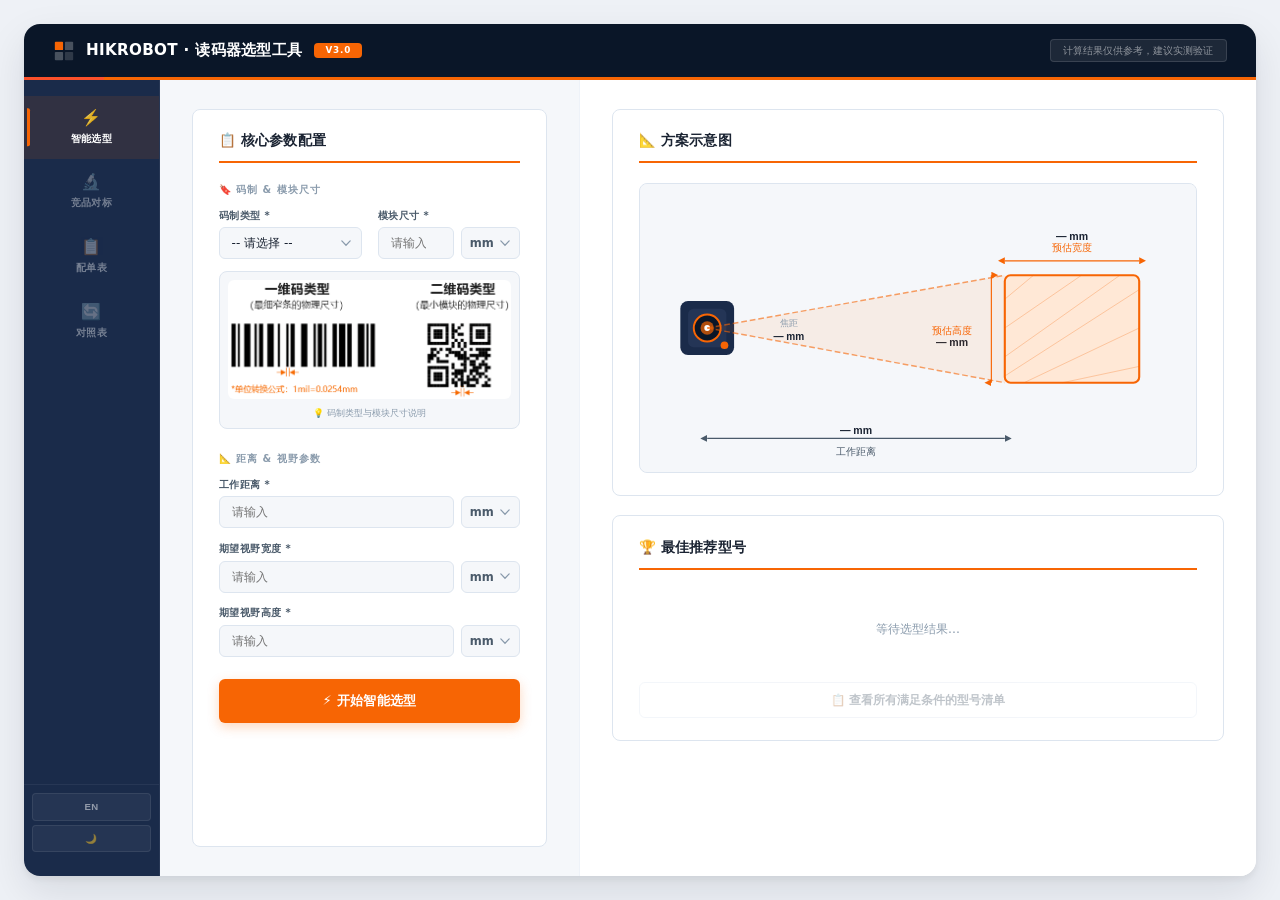
<file: index.html>
<!DOCTYPE html>
<html lang="zh-CN">
<head>
  <meta charset="UTF-8">
  <meta name="viewport" content="width=device-width, initial-scale=1.0, maximum-scale=1.0, user-scalable=no">
  <title data-i18n="title">海康机器人 · 读码器选型工具</title>
  <link rel="stylesheet" href="css/style.css?v=3">
  <link rel="preload" href="js/data/product_db.js" as="script">
  <link rel="preload" href="js/data/peidan.js" as="script">
</head>
<body>
<div class="app-window">

  <!-- TITLEBAR -->
  <div class="titlebar">
    <div class="logo-area">
      <h1>
        <svg width="22" height="22" viewBox="0 0 24 24" fill="none" style="flex-shrink:0">
          <rect x="2" y="2" width="9" height="9" rx="1" fill="#f76504"/>
          <rect x="13" y="2" width="9" height="9" rx="1" fill="rgba(255,255,255,0.25)"/>
          <rect x="2" y="13" width="9" height="9" rx="1" fill="rgba(255,255,255,0.25)"/>
          <rect x="13" y="13" width="9" height="9" rx="1" fill="rgba(255,255,255,0.15)"/>
        </svg>
        HIKROBOT · 读码器选型工具
        <span class="badge">V3.0</span>
      </h1>
    </div>
    <div class="titlebar-actions">
      <button class="titlebar-btn" id="langBtnMobile" onclick="toggleLang()" data-i18n="langBtn">EN</button>
      <button class="titlebar-btn" id="themeBtnMobile" onclick="toggleTheme()">🌙</button>
    </div>
    <div class="status-badge" data-i18n="status">计算结果仅供参考，建议实测验证</div>
  </div>

  <!-- BODY -->
  <div class="app-body">

    <!-- NAV SIDEBAR -->
    <nav class="nav-tabs" role="tablist">
      <button class="nav-tab active" data-page="page-selection" role="tab">
        <span class="nav-tab-icon">⚡</span><span data-i18n="tab1">智能选型</span>
      </button>
      <button class="nav-tab" data-page="page-competitor" role="tab">
        <span class="nav-tab-icon">🔬</span><span data-i18n="tab2">竞品对标</span>
      </button>
      <button class="nav-tab" data-page="page-bom" role="tab">
        <span class="nav-tab-icon">📋</span><span data-i18n="tab3">配单表</span>
      </button>
      <button class="nav-tab" data-page="page-mapping" role="tab">
        <span class="nav-tab-icon">🔄</span><span data-i18n="tab4">对照表</span>
      </button>
      <div class="nav-footer">
        <button class="nav-footer-btn" id="langBtn" onclick="toggleLang()" data-i18n="langBtn">EN</button>
        <button class="nav-footer-btn" id="themeBtn" onclick="toggleTheme()">🌙</button>
      </div>
    </nav>

    <!-- PAGE: 智能选型 -->
    <div class="page active" id="page-selection">
      <div class="main-content">
        <div class="left-panel">
          <div class="card">
            <div class="card-header" data-i18n="card1">📋 核心参数配置</div>
            
            <div class="form-section">
              <div class="form-section-title" data-i18n="sec1">🔖 码制 &amp; 模块尺寸</div>
              <div class="compact-grid">
                <div>
                  <label data-i18n="codeType">码制类型 *</label>
                  <select id="codeType">
                    <option value="" data-i18n="codeTypePh">-- 请选择 --</option>
                    <option value="QR" data-i18n="codeType2D">二维码 (2D)</option>
                    <option value="Code39" data-i18n="codeType1D">一维码 (1D)</option>
                  </select>
                </div>
                <div>
                  <label data-i18n="moduleSize">模块尺寸 *</label>
                  <div class="input-row">
                    <input type="number" id="moduleSize" value="" data-i18n-ph="placeholder" placeholder="请输入">
                    <select id="moduleUnit"><option value="mil">mil</option><option value="mm" selected>mm</option></select>
                  </div>
                </div>
              </div>
              <div class="code-img-container">
                <img src="code-type-desc.png" data-dark-src="code-type-desc-dark.png" alt="码制类型与模块尺寸说明" data-i18n-alt="imgCaption" class="code-type-img" loading="lazy" decoding="async" onerror="this.src='data:image/svg+xml,%3Csvg xmlns=%22http://www.w3.org/2000/svg%22 width=%22400%22 height=%22120%22%3E%3Crect width=%22400%22 height=%22120%22 fill=%22%23fef3e8%22 rx=%2212%22/%3E%3Ctext x=%2250%%22 y=%2250%%22 text-anchor=%22middle%22 dominant-baseline=%22middle%22 fill=%22%23f76504%22 font-size=%2214%22%3E📖 码制示意：QR / Code39%3C/text%3E%3C/svg%3E';">
                <div class="img-caption" data-i18n="imgCaption">💡 码制类型与模块尺寸说明</div>
              </div>
            </div>

            <div class="form-section">
              <div class="form-section-title" data-i18n="sec2">📐 距离 &amp; 视野参数</div>
              <div class="compact-grid compact-grid-1">
                <div>
                  <label data-i18n="workDist">工作距离 *</label>
                  <div class="input-row">
                    <input type="number" id="workingDistance" value="" data-i18n-ph="placeholder" placeholder="请输入">
                    <select id="distanceUnit"><option value="mm" selected>mm</option><option value="cm">cm</option></select>
                  </div>
                </div>
                <div>
                  <label data-i18n="fovW">期望视野宽度 *</label>
                  <div class="input-row">
                    <input type="number" id="fovWidth" value="" data-i18n-ph="placeholder" placeholder="请输入">
                    <select id="fovUnit"><option value="mm" selected>mm</option><option value="cm">cm</option></select>
                  </div>
                </div>
                <div>
                  <label data-i18n="fovH">期望视野高度 *</label>
                  <div class="input-row">
                    <input type="number" id="fovHeight" value="" data-i18n-ph="placeholder" placeholder="请输入">
                    <select id="fovHeightUnit"><option value="mm" selected>mm</option><option value="cm">cm</option></select>
                  </div>
                </div>
              </div>
            </div>

            <button class="btn-primary" id="runBtn" data-i18n="runBtn">⚡ 开始智能选型</button>
          </div>
        </div>

        <div class="right-panel">
          <div class="card">
            <div class="card-header" data-i18n="card2">📐 方案示意图</div>
            <div id="calcContent">
              <div class="schematic-wrap">
                <svg id="schematicSvg" viewBox="0 0 580 300" xmlns="http://www.w3.org/2000/svg" style="width:100%; display:block; background:#F5F7FA; border-radius:8px;">
                  <rect class="svg-bg" width="580" height="300" fill="#F5F7FA" rx="8"/>
                  <rect class="svg-fov-box" x="380" y="95" width="140" height="112" fill="#FFE8D6" stroke="#f76504" stroke-width="2.2" rx="6"/>
                  <line x1="380" y1="120" x2="410" y2="95"  stroke="#f76504" stroke-width="0.8" opacity="0.35"/>
                  <line x1="380" y1="150" x2="460" y2="95"  stroke="#f76504" stroke-width="0.8" opacity="0.35"/>
                  <line x1="380" y1="180" x2="500" y2="95"  stroke="#f76504" stroke-width="0.8" opacity="0.35"/>
                  <line x1="380" y1="200" x2="520" y2="110" stroke="#f76504" stroke-width="0.8" opacity="0.35"/>
                  <line x1="400" y1="207" x2="520" y2="150" stroke="#f76504" stroke-width="0.8" opacity="0.35"/>
                  <line x1="440" y1="207" x2="520" y2="190" stroke="#f76504" stroke-width="0.8" opacity="0.35"/>
                  <line x1="380" y1="80" x2="520" y2="80" stroke="#f76504" stroke-width="1.2" marker-start="url(#arrowLeftRed)" marker-end="url(#arrowRightRed)"/>
                  <text x="450" y="70" fill="#f76504" font-size="10" font-family="sans-serif" text-anchor="middle" data-i18n="svgEstW">预估宽度</text>
                  <text class="svg-label-value" id="lblFovW" x="450" y="58" fill="#1A2332" font-size="11" font-family="sans-serif" font-weight="bold" text-anchor="middle">— mm</text>
                  <line x1="366" y1="95" x2="366" y2="207" stroke="#f76504" stroke-width="1.2" marker-start="url(#arrowUpRed)" marker-end="url(#arrowDownRed)"/>
                  <text x="325" y="156" fill="#f76504" font-size="10" font-family="sans-serif" text-anchor="middle" data-i18n="svgEstH">预估高度</text>
                  <text class="svg-label-value" id="lblFovH" x="325" y="169" fill="#1A2332" font-size="11" font-family="sans-serif" font-weight="bold" text-anchor="middle">— mm</text>
                  <rect x="42" y="122" width="56" height="56" fill="#1A2B4A" rx="8"/>
                  <rect x="50" y="130" width="40" height="40" fill="#243556" rx="6"/>
                  <circle cx="70" cy="150" r="14" fill="#0A1628" stroke="#f76504" stroke-width="2"/>
                  <circle cx="70" cy="150" r="7" fill="#f76504" opacity="0.7"/>
                  <circle cx="70" cy="150" r="3" fill="#ffffff"/>
                  <circle cx="88" cy="168" r="4" fill="#f76504"/>
                  <polygon points="70,150 380,95 380,207" fill="#f76504" opacity="0.08"/>
                  <line x1="70" y1="150" x2="380" y2="95"  stroke="#f76504" stroke-width="1.5" stroke-dasharray="6,3" opacity="0.6"/>
                  <line x1="70" y1="150" x2="380" y2="207" stroke="#f76504" stroke-width="1.5" stroke-dasharray="6,3" opacity="0.6"/>
                  <line x1="70" y1="265" x2="380" y2="265" stroke="#4A5A6A" stroke-width="1.2" marker-start="url(#arrowLeftGray)" marker-end="url(#arrowRightGray)"/>
                  <text x="225" y="282" fill="#4A5A6A" font-size="10" font-family="sans-serif" text-anchor="middle" data-i18n="svgWd">工作距离</text>
                  <text class="svg-label-value" id="lblWd" x="225" y="260" fill="#1A2332" font-size="11" font-family="sans-serif" font-weight="bold" text-anchor="middle">— mm</text>
                  <text x="155" y="148" fill="#8A9BAC" font-size="9.5" font-family="sans-serif" text-anchor="middle" data-i18n="svgFocal">焦距</text>
                  <text class="svg-label-value" id="lblFocal" x="155" y="162" fill="#1A2332" font-size="10.5" font-family="sans-serif" font-weight="bold" text-anchor="middle">— mm</text>
                  <defs>
                    <marker id="arrowUpRed"    markerWidth="6" markerHeight="6" refX="3" refY="6" orient="auto"><path d="M3,0 L0,6 L6,6 Z" fill="#f76504"/></marker>
                    <marker id="arrowDownRed"  markerWidth="6" markerHeight="6" refX="3" refY="0" orient="auto"><path d="M0,0 L6,0 L3,6 Z" fill="#f76504"/></marker>
                    <marker id="arrowLeftRed"  markerWidth="6" markerHeight="6" refX="6" refY="3" orient="auto"><path d="M6,0 L0,3 L6,6 Z" fill="#f76504"/></marker>
                    <marker id="arrowRightRed" markerWidth="6" markerHeight="6" refX="0" refY="3" orient="auto"><path d="M0,0 L6,3 L0,6 Z" fill="#f76504"/></marker>
                    <marker id="arrowLeftGray"  markerWidth="6" markerHeight="6" refX="6" refY="3" orient="auto"><path d="M6,0 L0,3 L6,6 Z" fill="#4A5A6A"/></marker>
                    <marker id="arrowRightGray" markerWidth="6" markerHeight="6" refX="0" refY="3" orient="auto"><path d="M0,0 L6,3 L0,6 Z" fill="#4A5A6A"/></marker>
                  </defs>
                </svg>
              </div>
            </div>
          </div>

          <div class="card">
            <div class="card-header" data-i18n="card3">🏆 最佳推荐型号</div>
            <div id="top1Content"><div class="empty-state" data-i18n="emptyState">等待选型结果...</div></div>
            <button class="btn-outline" id="showModalBtn" disabled data-i18n="showModal">📋 查看所有满足条件的型号清单</button>
          </div>
        </div>
      </div>
    </div>

    <!-- PAGE: 竞品分析 -->
    <div class="page" id="page-competitor">
      <div class="cp-page">

        <!-- 工具栏 -->
        <div class="cp-toolbar">
          <div class="cp-search-wrap">
            <input type="text" id="cpSearchInput" class="cp-search-input" data-i18n-ph="cpSearch" placeholder="搜索友商型号 / 海康型号，如 SR-1000、ID3013PM…" autocomplete="off">
          </div>
          <div class="cp-filter-wrap">
            <span class="cp-filter-label" data-i18n="cpBrandLabel">品牌筛选</span>
            <select id="cpBrandSelect" class="cp-brand-select">
              <option value="all" data-i18n="cpBrandAll">全部品牌</option>
              <option value="Cognex">Cognex</option>
              <option value="Keyence">Keyence</option>
              <option value="Datalogic">Datalogic</option>
              <option value="思谋">思谋</option>
              <option value="华睿">华睿</option>
              <option value="视界">视界</option>
              <option value="新大陆">新大陆</option>
            </select>
          </div>
          <button class="cp-btn-expand" id="cpExpandAllBtn" data-i18n="cpExpand">📂 展开所有</button>
        </div>

        <!-- 状态栏 -->
        <div class="cp-statsbar">
          <span id="cpStatsMsg" data-i18n="cpStats">共 0 条对标记录</span>
          <span class="cp-statsbar-hint" data-i18n="cpStatsHint">蓝色 = 友商核心特点 · 绿色 = 海康竞争优势</span>
        </div>

        <!-- 结果区 -->
        <div class="cp-result-area" id="cpResultArea">
          <div class="cp-empty" data-i18n-html="cpEmpty">✨ 点击「展开所有」浏览全部对标数据，或在搜索框输入关键词自动匹配</div>
        </div>

      </div>
    </div>

    <!-- PAGE: 配单表 -->
    <div class="page" id="page-bom">
      <div class="bom-page-wrap">

        <!-- 左侧：选型配置面板 -->
        <div class="bom-left">
          <div class="bom-left-header">
            <span class="bom-left-icon">📋</span>
            <span class="bom-left-title" data-i18n="bomConfig">配单配置</span>
          </div>
          <div class="bom-left-inner">

            <!-- 型号选择区 -->
            <div class="bom-group">
              <div class="bom-group-label" data-i18n="bomModelSel">型号选择</div>
              <div class="bom-field">
                <div class="bom-field-label"><span class="bom-step-num">1</span> <span data-i18n="bomStep1">产品大类</span></div>
                <select class="bom-select" id="bomCatSel">
                  <option value="" data-i18n="bomCatPh">-- 请选择产品大类 --</option>
                </select>
              </div>
              <div class="bom-field">
                <div class="bom-field-label"><span class="bom-step-num">2</span> <span data-i18n="bomStep2">产品系列</span></div>
                <select class="bom-select" id="bomSerSel" disabled>
                  <option value="" data-i18n="bomSerPh">-- 请先选择大类 --</option>
                </select>
              </div>
              <div class="bom-field">
                <div class="bom-field-label"><span class="bom-step-num">3</span> <span data-i18n="bomStep3">具体型号</span></div>
                <select class="bom-select" id="bomModelSel" disabled>
                  <option value="" data-i18n="bomModelPh">-- 请先选择系列 --</option>
                </select>
              </div>
            </div>

            <!-- 选装配件 -->
            <div class="bom-group bom-group-acc">
              <div class="bom-group-label" data-i18n="bomAcc">选装配件</div>
              <div class="bom-acc-list" id="bomAccList">
                <div class="bom-acc-empty" data-i18n="bomAccEmpty">请先完成产品型号选择</div>
              </div>
            </div>

          </div>

          <!-- 生成按钮固定在底部 -->
          <div class="bom-left-footer">
            <button class="bom-add-btn" id="bomAddToListBtn" disabled data-i18n="bomAdd">⚡ 生成配单</button>
          </div>
        </div>

        <!-- 右侧：配单明细 -->
        <div class="bom-right">

          <!-- 右侧顶部 header（与左侧配单配置对齐） -->
          <div class="bom-right-header">
            <span class="bom-left-icon">📊</span>
            <span class="bom-left-title" data-i18n="bomDetail">配单明细</span>
          </div>

          <!-- 顶部工具栏 -->
          <div class="bom-right-toolbar">
            <div class="bom-toolbar-left">
              <div class="bom-legend-inline">
                <span class="bom-legend-item main" data-i18n="bomLegendMain">■ 主机</span>
                <span class="bom-legend-item std" data-i18n="bomLegendStd">■ 标配</span>
                <span class="bom-legend-item opt" data-i18n="bomLegendOpt">■ 选配</span>
              </div>
            </div>
            <div class="bom-toolbar-actions">
              <div class="bom-stats-row">
                <div class="bom-stat">
                  <div class="bom-stat-num" id="bomStatTotal">0</div>
                  <div class="bom-stat-label" data-i18n="bomStatTotal">总计</div>
                </div>
                <div class="bom-stat-divider"></div>
                <div class="bom-stat">
                  <div class="bom-stat-num" id="bomStatMain">0</div>
                  <div class="bom-stat-label" data-i18n="bomStatMain">主机</div>
                </div>
                <div class="bom-stat-divider"></div>
                <div class="bom-stat">
                  <div class="bom-stat-num" id="bomStatAcc">0</div>
                  <div class="bom-stat-label" data-i18n="bomStatAcc">配件</div>
                </div>
              </div>
              <div class="bom-toolbar-btns">
                <button class="bom-btn-reset" id="bomQClearBtn" data-i18n="bomReset">重置</button>
                <button class="bom-btn-export" id="bomQExportBtn" data-i18n="bomExport">⬇ 导出 CSV</button>
              </div>
            </div>
          </div>

          <!-- 表格 -->
          <div class="bom-table-scroll">
            <table class="bom-q-table">
              <thead>
                <tr>
                  <th style="width:28px;text-align:center" data-i18n="bomThIdx">#</th>
                  <th style="width:88px;text-align:center" data-i18n="bomThType">类型</th>
                  <th style="min-width:120px;text-align:center" data-i18n="bomThName">物料名称</th>
                  <th style="text-align:center" data-i18n="bomThDesc">描述</th>
                  <th style="width:96px;text-align:center" data-i18n="bomThCode">物料代码</th>
                  <th style="width:36px;text-align:center" data-i18n="bomThAction">操作</th>
                </tr>
              </thead>
              <tbody id="bomQBody">
                <tr><td colspan="7" class="bom-q-empty" data-i18n="bomEmpty">请选择型号，配单将自动生成</td></tr>
              </tbody>
            </table>
          </div>

          <div class="bom-right-footer">
            <span id="bomQCount" data-i18n="bomCount">共 0 行</span>
            <span class="bom-footer-hint" data-i18n="bomFooterHint">💡 蓝色 = 主机 · 浅蓝 = 标配 · 浅橙 = 选配</span>
          </div>
        </div>

      </div>
    </div>

    <!-- PAGE: 对照表 -->
    <div class="page" id="page-mapping">
      <div class="mp-page-wrap">
      <div class="mp-page">

        <!-- 工具栏 -->
        <div class="mp-toolbar">
          <div class="mp-search-wrap">
            <input type="text" id="mpSearchInput" class="mp-search-input"
              data-i18n-ph="mpSearch" placeholder="搜索基线/经销 型号名称或物料代码，如 MV-ID803、IDA02X…" autocomplete="off">
          </div>
          <div class="mp-filter-wrap">
            <span class="mp-filter-label" data-i18n="mpCatLabel">系列筛选</span>
            <select id="mpCatSelect" class="mp-cat-select">
              <option value="all" data-i18n="mpCatAll">全部系列</option>
            </select>
          </div>
          <button class="mp-btn-expand" id="mpToggleAllBtn" data-i18n="mpExpand">📂 全部展开</button>
        </div>

        <!-- 状态栏 -->
        <div class="mp-statsbar">
          <span id="mpStats" data-i18n="mpStats">共 0 条记录</span>
          <span class="mp-statsbar-hint" data-i18n="mpStatsHint">基线 = 直销物料 · 经销 = 渠道物料 · 每行一一对应</span>
        </div>

        <!-- 表格 -->
        <div class="mp-table-scroll">
          <table class="mp-table">
            <thead>
              <tr>
                <th style="width:52px;text-align:center">#</th>
                <th style="width:34%;text-align:center" data-i18n="mpThBaseModel">基线型号</th>
                <th style="width:130px;text-align:center" data-i18n="mpThBaseCode">基线代码</th>
                <th style="width:34%;text-align:center" data-i18n="mpThDistModel">经销型号</th>
                <th style="width:130px;text-align:center" data-i18n="mpThDistCode">经销代码</th>
              </tr>
            </thead>
            <tbody id="mpTableBody">
              <tr><td colspan="5" class="mp-empty" data-i18n="mpLoading">正在加载对照表数据…</td></tr>
            </tbody>
          </table>
        </div>

        <div class="mp-footer">
          <span id="mpFooterCount" data-i18n="mpCount">共 0 条</span>
          <span class="mp-footer-hint" data-i18n="mpFooterHint">💡 支持搜索基线和经销的型号名称及物料代码</span>
        </div>

      </div>
      </div>
    </div>

  </div>
</div>

<!-- MODAL -->
<div class="modal-overlay" id="modelModal">
  <div class="modal">
    <div class="modal-header">
      <h2 data-i18n="modalTitle">📌 满足过滤条件的推荐型号</h2>
      <button class="modal-close" id="closeModalBtn">&times;</button>
    </div>
    <div class="series-filter-bar">
      <span class="filter-label" data-i18n="filterLabel">🔍 按系列筛选</span>
      <div class="filter-check-group" id="seriesCheckGroup">
        <label class="series-check"><input type="checkbox" value="ID800" checked> <span class="check-dot"></span> ID800</label>
        <label class="series-check"><input type="checkbox" value="ID2000" checked> <span class="check-dot"></span> ID2000</label>
        <label class="series-check"><input type="checkbox" value="ID3000" checked> <span class="check-dot"></span> ID3000</label>
        <label class="series-check"><input type="checkbox" value="ID5000" checked> <span class="check-dot"></span> ID5000</label>
      </div>
      <button class="filter-reset-btn" id="resetSeriesFilterBtn" data-i18n="filterReset">全选</button>
    </div>
    <div id="modalModelList" class="modal-model-list">
      <div class="empty-state" data-i18n="modalEmpty">请先进行选型</div>
    </div>
  </div>
</div>

  <!-- 选配配件 Modal -->
  <div class="acc-modal-overlay" id="accModal">
    <div class="acc-modal-box">
      <div class="acc-modal-header">
        <span class="acc-modal-title" id="accModalTitle" data-i18n="accTitle">选装配件</span>
        <button class="acc-modal-close" id="accModalClose">✕</button>
      </div>
      <div class="acc-modal-body">
        <div class="acc-modal-filter-wrap" id="accModalFilter" style="display:none"></div>
        <div class="acc-modal-list" id="accModalList"></div>
      </div>
      <div class="acc-modal-footer">
        <span class="acc-modal-hint" data-i18n="accHint">点击配件行即可勾选/取消</span>
        <button class="acc-modal-done" id="accModalClose2" data-i18n="accDone">完成</button>
      </div>
    </div>
  </div>

  <!-- ===== 脚本加载（数据优先，模块在后） ===== -->
  <script src="js/data/product_db.js"></script>
  <script src="js/data/competitor.js"></script>
  <script src="js/data/mapping.js"></script>
  <script src="js/app.js?v=4"></script>
  <script src="js/bom.js"></script>
  <script src="js/data/peidan.js"></script>
  <script src="js/mapping_module.js"></script>
</body>
</html>
</file>
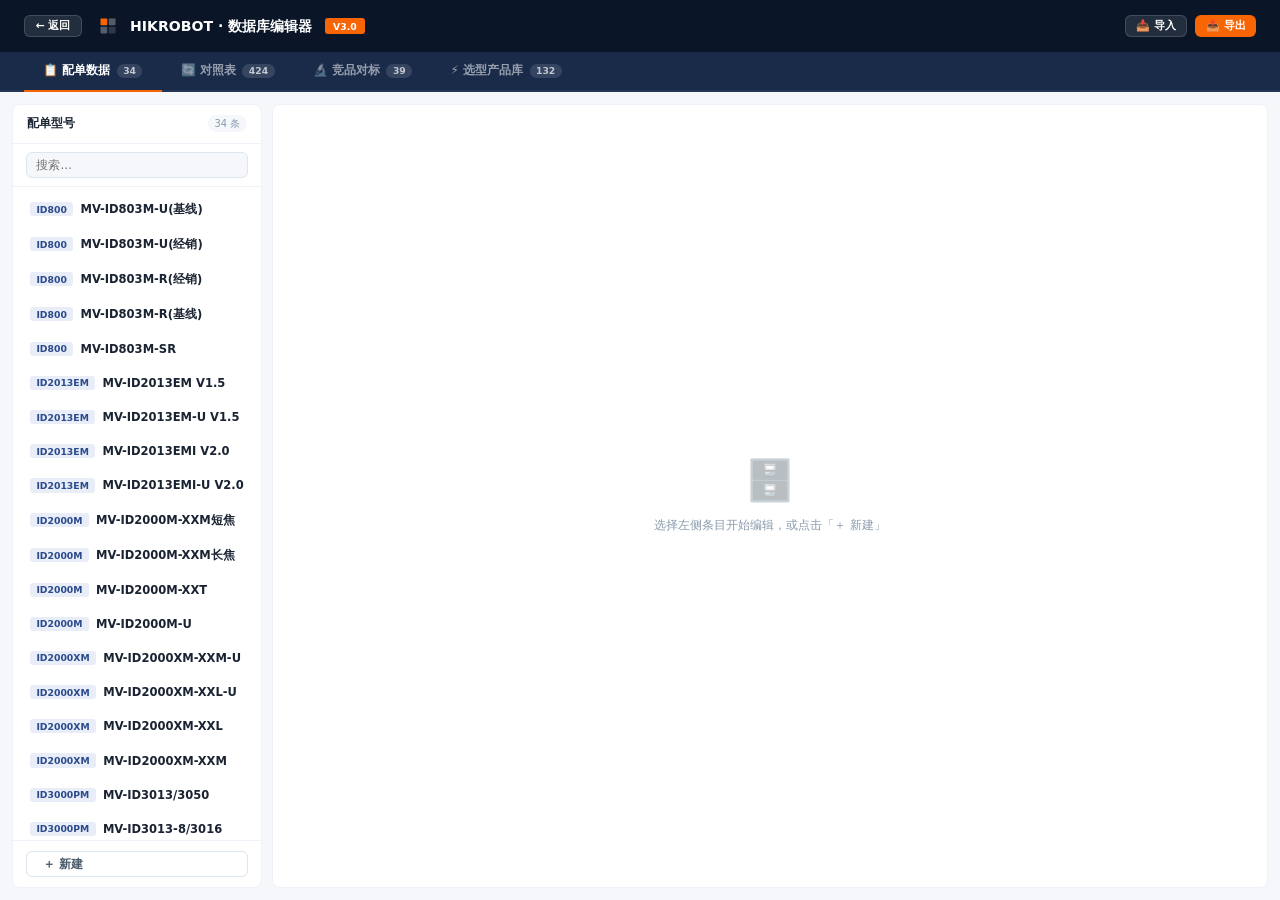
<file: db_editor.html>
<!DOCTYPE html>
<html lang="zh-CN">
<head>
<meta charset="UTF-8">
<meta name="viewport" content="width=device-width, initial-scale=1.0">
<title>数据库编辑器 · HIKROBOT V3.0</title>
<style>
:root{
  --brand:#f76504;--brand-dk:#d95800;--brand-lt:#fff4eb;--brand-mid:#fcd9be;
  --navy:#0A1628;--navy-2:#1A2B4A;--navy-3:#243556;
  --surface:#F5F7FA;--card:#fff;--border:#DDE5EF;--border-lt:#EEF2F8;
  --text:#1A2332;--text-2:#4A5A6A;--text-3:#8A9BAC;
  --green:#0b5e42;--green-lt:#e8f5ec;--red:#dc2626;--red-lt:#fee2e2;
  --blue:#2a4a8c;--blue-lt:#e8edf8;
}
*{margin:0;padding:0;box-sizing:border-box;-webkit-text-size-adjust:100%}
body{font-family:'Segoe UI',system-ui,sans-serif;background:var(--surface);color:var(--text);height:100vh;display:flex;flex-direction:column;overflow:hidden;font-size:14px}
button,input,select,textarea{font-family:inherit}

/* ── Header ── */
header{background:var(--navy);height:52px;display:flex;align-items:center;justify-content:space-between;padding:0 1.5rem;flex-shrink:0}
.hd-left{display:flex;align-items:center;gap:.8rem}
.hd-logo{font-size:.88rem;font-weight:800;color:#fff}
.hd-badge{background:var(--brand);color:#fff;font-size:.58rem;font-weight:700;padding:.15rem .5rem;border-radius:3px}
.hd-right{display:flex;gap:.5rem}

/* ── Tab bar ── */
.tab-bar{background:var(--navy-2);display:flex;gap:0;padding:0 1.5rem;flex-shrink:0;border-bottom:2px solid var(--navy-3)}
.tab{padding:.65rem 1.2rem;font-size:.75rem;font-weight:600;color:rgba(255,255,255,.55);cursor:pointer;border-bottom:2px solid transparent;margin-bottom:-2px;transition:all .15s;display:flex;align-items:center;gap:.4rem}
.tab:hover{color:rgba(255,255,255,.85)}
.tab.active{color:#fff;border-bottom-color:var(--brand)}
.tab-count{background:rgba(255,255,255,.12);color:rgba(255,255,255,.7);font-size:.58rem;padding:.1rem .4rem;border-radius:10px}

/* ── Layout ── */
.layout{display:flex;flex:1;overflow:hidden;padding:12px;gap:10px}

/* ── Buttons ── */
.btn{display:inline-flex;align-items:center;gap:.35rem;padding:.4rem 1rem;border-radius:6px;font-size:.75rem;font-weight:600;cursor:pointer;border:none;transition:all .15s;white-space:nowrap;line-height:1}
.btn-sm{padding:.28rem .65rem;font-size:.68rem}
.btn-xs{padding:.2rem .5rem;font-size:.62rem}
.btn-ghost{background:rgba(255,255,255,.1);color:#fff;border:1px solid rgba(255,255,255,.15)}
.btn-ghost:hover{background:rgba(255,255,255,.2)}
.btn-brand{background:var(--brand);color:#fff}
.btn-brand:hover{background:var(--brand-dk)}
.btn-outline{background:var(--card);color:var(--text-2);border:1.5px solid var(--border)}
.btn-outline:hover{border-color:var(--text-3)}
.btn-danger{background:var(--red-lt);color:var(--red);border:1.5px solid #fca5a5}
.btn-danger:hover{background:#fde8e8}
.btn-success{background:var(--green-lt);color:var(--green);border:1.5px solid #6ee7b7}
.btn-success:hover{background:#d1fae5}

/* ── Sidebar ── */
.sidebar{width:250px;flex-shrink:0;background:var(--card);border-radius:8px;border:1px solid var(--border-lt);display:flex;flex-direction:column;overflow:hidden}
.sb-head{padding:.65rem .9rem;border-bottom:1px solid var(--border-lt);display:flex;align-items:center;justify-content:space-between;flex-shrink:0}
.sb-title{font-size:.72rem;font-weight:700}
.sb-count{font-size:.62rem;color:var(--text-3);background:var(--surface);padding:.1rem .4rem;border-radius:20px}
.sb-search{padding:.5rem .8rem;border-bottom:1px solid var(--border-lt);flex-shrink:0}
.sb-search input{width:100%;border:1.5px solid var(--border);border-radius:6px;padding:.32rem .6rem;font-size:.72rem;outline:none;background:var(--surface)}
.sb-search input:focus{border-color:var(--brand);background:#fff}
.item-list{flex:1;overflow-y:auto;padding:.35rem}
.list-item{display:flex;align-items:center;padding:.5rem .65rem;border-radius:6px;cursor:pointer;gap:.45rem;border:1.5px solid transparent;margin-bottom:2px;transition:all .1s}
.list-item:hover{background:var(--brand-lt)}
.list-item.active{background:var(--brand-lt);border-color:var(--brand)}
.item-tag{font-size:.58rem;font-weight:700;padding:.1rem .4rem;border-radius:3px;flex-shrink:0;white-space:nowrap}
.item-tag.blue{background:var(--blue-lt);color:var(--blue)}
.item-tag.orange{background:var(--brand-lt);color:var(--brand)}
.item-tag.navy{background:var(--navy-2);color:#fff}
.item-tag.gray{background:var(--surface);color:var(--text-3)}
.item-name{font-size:.72rem;font-weight:600;flex:1;overflow:hidden;text-overflow:ellipsis;white-space:nowrap}
.sb-foot{padding:.6rem .8rem;border-top:1px solid var(--border-lt);flex-shrink:0}

/* ── Main ── */
.main{flex:1;background:var(--card);border-radius:8px;border:1px solid var(--border-lt);display:flex;flex-direction:column;overflow:hidden}
.main-head{padding:.7rem 1.2rem;border-bottom:1px solid var(--border-lt);display:flex;align-items:center;gap:.7rem;flex-shrink:0}
.main-title{font-size:.85rem;font-weight:800;flex:1;overflow:hidden;text-overflow:ellipsis;white-space:nowrap}
.main-body{flex:1;overflow-y:auto;padding:1.2rem}
.empty{display:flex;flex-direction:column;align-items:center;justify-content:center;height:100%;gap:.8rem;color:var(--text-3)}
.empty-icon{font-size:2.5rem;opacity:.35}
.empty-msg{font-size:.78rem}

/* ── Form ── */
.section{margin-bottom:1.2rem}
.section-title{font-size:.62rem;font-weight:700;text-transform:uppercase;letter-spacing:.06em;color:var(--text-3);margin-bottom:.6rem;padding-bottom:.35rem;border-bottom:1px solid var(--border-lt)}
.row{display:grid;gap:.7rem;margin-bottom:.7rem}
.row-2{grid-template-columns:1fr 1fr}
.row-3{grid-template-columns:1fr 1fr 1fr}
.row-4{grid-template-columns:1fr 1fr 1fr 1fr}
.row-1{grid-template-columns:1fr}
.field label{display:block;font-size:.65rem;font-weight:600;color:var(--text-2);margin-bottom:.25rem}
.field input,.field select,.field textarea{width:100%;border:1.5px solid var(--border);border-radius:6px;padding:.4rem .6rem;font-size:.75rem;outline:none;background:var(--surface);color:var(--text);font-family:inherit;resize:none}
.field input:focus,.field select:focus,.field textarea:focus{border-color:var(--brand);background:#fff}
.field textarea{height:56px}

/* ── Accessory table ── */
.acc-head{display:flex;align-items:center;justify-content:space-between;margin-bottom:.5rem}
.acc-label{font-size:.62rem;font-weight:700;text-transform:uppercase;letter-spacing:.06em;color:var(--text-3)}
.acc-badge{display:inline-block;font-size:.6rem;font-weight:700;padding:.1rem .4rem;border-radius:3px;margin-left:.3rem}
.tbl{width:100%;border-collapse:collapse;font-size:.72rem;margin-bottom:1.2rem}
.tbl th{background:var(--navy-2);color:rgba(255,255,255,.8);font-size:.62rem;font-weight:700;padding:.42rem .6rem;text-align:left;white-space:nowrap}
.tbl th:first-child{border-radius:6px 0 0 0}
.tbl th:last-child{border-radius:0 6px 0 0;text-align:center}
.tbl td{padding:.3rem .4rem;border-bottom:1px solid var(--border-lt);vertical-align:middle}
.tbl tr:last-child td{border-bottom:none}
.tbl tr:hover td{background:var(--surface)}
.tbl input,.tbl select,.tbl textarea{width:100%;border:1.5px solid transparent;border-radius:4px;padding:.22rem .4rem;font-size:.72rem;outline:none;background:transparent;color:var(--text);font-family:inherit;resize:none}
.tbl input:focus,.tbl select:focus,.tbl textarea:focus{border-color:var(--brand);background:#fff}
.tbl textarea{height:44px;min-height:32px}
.tbl-del{width:26px;height:26px;border:none;border-radius:4px;background:transparent;color:var(--text-3);cursor:pointer;font-size:.82rem;display:flex;align-items:center;justify-content:center;transition:all .15s;margin:auto}
.tbl-del:hover{background:var(--red-lt);color:var(--red)}

/* ── Toast ── */
.toast{position:fixed;bottom:24px;right:24px;background:var(--navy-2);color:#fff;padding:.65rem 1.1rem;border-radius:8px;font-size:.75rem;font-weight:600;z-index:9999;box-shadow:0 8px 24px rgba(0,0,0,.18);transition:opacity .3s;pointer-events:none;display:none}
.toast.show{display:block}
.toast.success{background:var(--green)}
.toast.error{background:var(--red)}

/* ── Confirm ── */
.overlay{position:fixed;inset:0;background:rgba(10,22,40,.5);z-index:1000;display:none;align-items:center;justify-content:center}
.overlay.open{display:flex}
.dialog{background:var(--card);border-radius:10px;padding:1.4rem;max-width:380px;width:90%;box-shadow:0 16px 48px rgba(0,0,0,.2)}
.dlg-title{font-size:.85rem;font-weight:800;margin-bottom:.45rem}
.dlg-msg{font-size:.75rem;color:var(--text-2);margin-bottom:1.1rem;line-height:1.5}
.dlg-btns{display:flex;justify-content:flex-end;gap:.45rem}

/* scrollbar */
*{scrollbar-width:thin;scrollbar-color:var(--border) transparent}
*::-webkit-scrollbar{width:4px;height:4px}
*::-webkit-scrollbar-thumb{background:var(--border);border-radius:4px}
</style>
</head>
<body>

<header>
  <div class="hd-left">
    <a href="index.html" class="btn btn-ghost btn-sm" style="text-decoration:none;margin-right:.3rem;">← 返回</a>
    <svg width="18" height="18" viewBox="0 0 24 24"><rect x="2" y="2" width="9" height="9" rx="1" fill="#f76504"/><rect x="13" y="2" width="9" height="9" rx="1" fill="rgba(255,255,255,.3)"/><rect x="2" y="13" width="9" height="9" rx="1" fill="rgba(255,255,255,.3)"/><rect x="13" y="13" width="9" height="9" rx="1" fill="rgba(255,255,255,.15)"/></svg>
    <span class="hd-logo">HIKROBOT · 数据库编辑器</span>
    <span class="hd-badge">V3.0</span>
  </div>
  <div class="hd-right">
    <button class="btn btn-ghost btn-sm" onclick="importFile()">📥 导入</button>
    <button class="btn btn-brand btn-sm" onclick="exportFile()">📤 导出</button>
  </div>
</header>

<div class="tab-bar">
  <div class="tab active" onclick="switchTab('peidan')" id="tab_peidan">📋 配单数据 <span class="tab-count" id="tc_peidan">0</span></div>
  <div class="tab" onclick="switchTab('mapping')" id="tab_mapping">🔄 对照表 <span class="tab-count" id="tc_mapping">0</span></div>
  <div class="tab" onclick="switchTab('competitor')" id="tab_competitor">🔬 竞品对标 <span class="tab-count" id="tc_competitor">0</span></div>
  <div class="tab" onclick="switchTab('product')" id="tab_product">⚡ 选型产品库 <span class="tab-count" id="tc_product">0</span></div>
</div>

<div class="layout" id="appLayout">
  <!-- 侧边栏 -->
  <div class="sidebar">
    <div class="sb-head">
      <span class="sb-title" id="sbTitle">列表</span>
      <span class="sb-count" id="sbCount">0</span>
    </div>
    <div class="sb-search"><input id="sbSearch" placeholder="搜索…" oninput="renderList()"></div>
    <div class="item-list" id="itemList"></div>
    <div class="sb-foot"><button class="btn btn-outline" style="width:100%" onclick="addItem()">＋ 新建</button></div>
  </div>

  <!-- 编辑区 -->
  <div class="main">
    <div class="main-head" id="mainHead" style="display:none">
      <span class="main-title" id="mainTitle"></span>
      <button class="btn btn-sm btn-outline" onclick="duplicateItem()">⧉ 复制</button>
      <button class="btn btn-sm btn-danger" onclick="confirmDelete()">删除</button>
      <button class="btn btn-sm btn-success" onclick="saveItem()">✓ 保存</button>
    </div>
    <div class="main-body" id="mainBody">
      <div class="empty">
        <div class="empty-icon">🗄️</div>
        <div class="empty-msg">选择左侧条目开始编辑，或点击「＋ 新建」</div>
      </div>
    </div>
  </div>
</div>

<div class="overlay" id="overlay">
  <div class="dialog">
    <div class="dlg-title" id="dlgTitle">确认</div>
    <div class="dlg-msg" id="dlgMsg"></div>
    <div class="dlg-btns">
      <button class="btn btn-outline btn-sm" onclick="closeDialog()">取消</button>
      <button class="btn btn-danger btn-sm" id="dlgOk">确认删除</button>
    </div>
  </div>
</div>

<input type="file" id="fileInput" accept=".js,.json" style="display:none" onchange="handleImport(event)">
<div class="toast" id="toast"></div>

<script>
// ═══════════════════════════ STATE ═══════════════════════════
var state = {
  tab: 'peidan',
  peidan: [],      // modelList
  mapping: [],     // MAPPING_DATA
  competitor: [],  // competitorDB
  product: [],     // PRODUCT_DB
  idx: null,
  dirty: {}        // which tabs have unsaved changes
};

var CAT_OPTS = ['大类','线缆','网线','电源线','电源','安装','安装板','镜头','测试镜头','镜头罩','光源','微码光源','爆闪光源','灯板','外置配件','其他'];

// 从数据中自动提取所有产品大类和系列
function getUniqueValues(arr, key){
  var seen = {};
  arr.forEach(function(item){ var v = item[key]; if(v && !seen[v]) seen[v] = 1; });
  return Object.keys(seen).sort();
}
function getProductCategories(){ return getUniqueValues(state.peidan, 'productCategory'); }
function getProductSeries(){ return getUniqueValues(state.peidan, 'productSeries'); }

// ═══════════════════════════ UTILS ═══════════════════════════
function esc(s){ return String(s||'').replace(/&/g,'&amp;').replace(/</g,'&lt;').replace(/>/g,'&gt;').replace(/"/g,'&quot;'); }
function clone(x){ return JSON.parse(JSON.stringify(x)); }

var _toastTm;
function toast(msg, type){
  clearTimeout(_toastTm);
  var t = document.getElementById('toast');
  t.textContent = msg;
  t.className = 'toast show' + (type?' '+type:'');
  _toastTm = setTimeout(function(){ t.className='toast'; }, 2800);
}

function field(id, label, value, type, ph, opts){
  type = type || 'text';
  var inp;
  if(type==='select' && opts){
    // 支持 opts 为数组或 {opts: [...]} 格式
    var optArr = Array.isArray(opts) ? opts : (opts.opts || []);
    var optHtml = optArr.map(function(o){
      var v=typeof o==='object'?o.v:o, l=typeof o==='object'?o.l:o;
      return '<option value="'+esc(v)+'"'+(v==value?' selected':'')+'>'+esc(l)+'</option>';
    }).join('');
    // 支持自定义输入：如果当前值不在选项中，插入它
    if(value && optArr.every(function(o){ var v=typeof o==='object'?o.v:o; return v!==value; })){
      optHtml = '<option value="'+esc(value)+'" selected>'+esc(value)+'</option>' + optHtml;
    }
    inp = '<select id="f_'+id+'">' + optHtml + '</select>';
  } else if(type==='textarea'){
    inp = '<textarea id="f_'+id+'" placeholder="'+esc(ph||'')+'">'+esc(value||'')+'</textarea>';
  } else {
    inp = '<input id="f_'+id+'" type="'+type+'" value="'+esc(value||'')+'" placeholder="'+esc(ph||'')+'">';
  }
  return '<div class="field"><label>'+label+'</label>'+inp+'</div>';
}

function get(id){ var el=document.getElementById(id); return el?el.value:''; }

function showEmpty(){
  document.getElementById('mainHead').style.display='none';
  document.getElementById('mainBody').innerHTML='<div class="empty"><div class="empty-icon">🗄️</div><div class="empty-msg">选择左侧条目开始编辑，或点击「＋ 新建」</div></div>';
}

// ═══════════════════════════ TAB ═══════════════════════════
function switchTab(tab){
  state.tab = tab;
  state.idx = null;
  document.querySelectorAll('.tab').forEach(function(t){ t.classList.remove('active'); });
  document.getElementById('tab_'+tab).classList.add('active');
  document.getElementById('sbSearch').value = '';
  showEmpty();
  renderList();
  updateCounts();
}

function updateCounts(){
  document.getElementById('tc_peidan').textContent = state.peidan.length;
  document.getElementById('tc_mapping').textContent = state.mapping.length;
  document.getElementById('tc_competitor').textContent = state.competitor.length;
  document.getElementById('tc_product').textContent = state.product.length;
}

// ═══════════════════════════ LIST ═══════════════════════════
function renderList(){
  var kw = (document.getElementById('sbSearch').value||'').trim().toLowerCase();
  var arr = state[state.tab];
  var titles = { peidan:'配单型号', mapping:'对照型号', competitor:'竞品对标', product:'选型产品' };
  document.getElementById('sbTitle').textContent = titles[state.tab];
  document.getElementById('sbCount').textContent = arr.length+' 条';

  var html = '';
  arr.forEach(function(item, i){
    var tag='', name='';
    if(state.tab==='peidan'){
      tag='<span class="item-tag blue">'+esc(item.productSeries||'—')+'</span>';
      name=item.productModel||'（未命名）';
    } else if(state.tab==='mapping'){
      tag='<span class="item-tag gray">'+esc(item.cat||'—')+'</span>';
      name=item.baseName||'（未命名）';
    } else if(state.tab==='competitor'){
      tag='<span class="item-tag navy">'+esc(item.brand||'—')+'</span>';
      name=item.model||'（未命名）';
    } else {
      tag='<span class="item-tag orange">'+esc(item.series||'—')+'</span>';
      name=item.model||'（未命名）';
    }
    if(kw && name.toLowerCase().indexOf(kw)===-1 && (tag.toLowerCase().indexOf(kw)===-1)) return;
    html+='<div class="list-item'+(i===state.idx?' active':'')+'" onclick="selectItem('+i+')">'+tag+'<span class="item-name" title="'+esc(name)+'">'+esc(name)+'</span></div>';
  });
  if(!html) html='<div style="padding:.8rem;font-size:.72rem;color:var(--text-3);text-align:center">无匹配结果</div>';
  document.getElementById('itemList').innerHTML = html;
}

// ═══════════════════════════ SELECT / EDIT ═══════════════════════════
function selectItem(idx){
  state.idx = idx;
  renderList();
  var item = state[state.tab][idx];
  document.getElementById('mainHead').style.display='flex';

  if(state.tab==='peidan') renderPeidan(item);
  else if(state.tab==='mapping') renderMapping(item);
  else if(state.tab==='competitor') renderCompetitor(item);
  else renderProduct(item);
}

// ─── 配单 ───
function renderPeidan(m){
  document.getElementById('mainTitle').textContent = m.productModel||'（未命名）';
  document.getElementById('mainBody').innerHTML =
    '<div class="section"><div class="section-title">基本信息</div>' +
    '<div class="row row-3">' +
      field('pc','产品大类',m.productCategory,'select','',{v:'',l:'── 选择或输入 ──', opts: getProductCategories()}) +
      field('ps','产品系列',m.productSeries,'select','',{v:'',l:'── 选择或输入 ──', opts: getProductSeries()}) +
      field('pm','具体型号',m.productModel,'text','如 MV-ID803M-U(基线)') +
    '</div></div>' +
    accSection('std','标配配件',m.standardAccessories,'blue') +
    accSection('opt','选配配件',m.optionalAccessories,'orange');

  bind('pc',function(v){ state.peidan[state.idx].productCategory=v; });
  bind('ps',function(v){ state.peidan[state.idx].productSeries=v; });
  bind('pm',function(v){
    state.peidan[state.idx].productModel=v;
    document.getElementById('mainTitle').textContent=v||'（未命名）';
    renderList();
  });
}

function accSection(kind, title, accs, tagColor){
  var badgeCls = tagColor==='blue'?'style="background:var(--blue-lt);color:var(--blue)"':'style="background:var(--brand-lt);color:var(--brand)"';
  var rows = accs.map(function(a,i){
    var catOpts = CAT_OPTS.map(function(c){return '<option'+(c===a.category?' selected':'')+'>'+c+'</option>';}).join('');
    return '<tr>'+
      '<td style="width:75px"><select onchange="updateAcc(\''+kind+'\','+i+',\'category\',this.value)">'+catOpts+'</select></td>'+
      '<td style="width:130px"><input value="'+esc(a.name)+'" placeholder="名称" oninput="updateAcc(\''+kind+'\','+i+',\'name\',this.value)"></td>'+
      '<td style="width:100px"><input value="'+esc(a.code)+'" placeholder="物料代码" oninput="updateAcc(\''+kind+'\','+i+',\'code\',this.value)"></td>'+
      '<td><textarea placeholder="描述" oninput="updateAcc(\''+kind+'\','+i+',\'detail\',this.value)">'+esc(a.detail)+'</textarea></td>'+
      '<td style="width:32px"><button class="tbl-del" onclick="delAcc(\''+kind+'\','+i+')">✕</button></td>'+
    '</tr>';
  }).join('');
  return '<div class="section">'+
    '<div class="acc-head">'+
      '<span class="acc-label">'+title+' <span class="acc-badge" '+badgeCls+'>'+accs.length+'</span></span>'+
      '<button class="btn btn-xs btn-outline" onclick="addAcc(\''+kind+'\')">＋ 添加</button>'+
    '</div>'+
    '<table class="tbl"><thead><tr>'+
      '<th style="width:100px">大类</th><th style="width:150px">名称</th><th style="width:120px">物料代码</th><th>描述</th><th></th>'+
    '</tr></thead><tbody id="acc_'+kind+'">'+
      (rows||'<tr><td colspan="5" style="padding:.8rem;text-align:center;color:var(--text-3)">暂无配件</td></tr>')+
    '</tbody></table></div>';
}

function updateAcc(kind,i,key,val){
  var arr = kind==='std' ? state.peidan[state.idx].standardAccessories : state.peidan[state.idx].optionalAccessories;
  arr[i][key]=val;
}
function addAcc(kind){
  var arr = kind==='std' ? state.peidan[state.idx].standardAccessories : state.peidan[state.idx].optionalAccessories;
  arr.push({category: kind==='opt'?'其他':'大类', name:'', code:'', detail:''});
  renderPeidan(state.peidan[state.idx]);
}
function delAcc(kind,i){
  var arr = kind==='std' ? state.peidan[state.idx].standardAccessories : state.peidan[state.idx].optionalAccessories;
  arr.splice(i,1);
  renderPeidan(state.peidan[state.idx]);
}

// ─── 对照表 ───
function renderMapping(m){
  document.getElementById('mainTitle').textContent = (m.baseName||'（未命名）');
  document.getElementById('mainBody').innerHTML =
    '<div class="section"><div class="section-title">对照信息</div>' +
    '<div class="row row-3">' +
      field('mcat','系列分类',m.cat,'text','如 ID803M系列') +
      field('mseq','序号',m.seq,'number','') +
      '<div></div>' +
    '</div>' +
    '<div class="row row-2">' +
      field('mbn','基线型号',m.baseName,'text','') +
      field('mbc','基线代码',m.baseCode,'text','') +
    '</div>' +
    '<div class="row row-2">' +
      field('mdn','经销型号',m.distName,'text','') +
      field('mdc','经销代码',m.distCode,'text','') +
    '</div></div>';

  ['mcat','mseq','mbn','mbc','mdn','mdc'].forEach(function(id){
    var keyMap={mcat:'cat',mseq:'seq',mbn:'baseName',mbc:'baseCode',mdn:'distName',mdc:'distCode'};
    bind(id, function(v){
      state.mapping[state.idx][keyMap[id]] = id==='mseq' ? (parseInt(v)||v) : v;
      if(id==='mbn'){ document.getElementById('mainTitle').textContent=v||'（未命名）'; renderList(); }
    });
  });
}

// ─── 竞品 ───
function renderCompetitor(m){
  document.getElementById('mainTitle').textContent = (m.brand||'')+(m.model?' · '+m.model:'');
  var brandOpts = ['Cognex','Keyence','Datalogic','思谋','华睿','视界','新大陆'].map(function(b){
    return {v:b,l:b};
  });
  brandOpts.unshift({v:'',l:'── 选择品牌 ──'});
  document.getElementById('mainBody').innerHTML =
    '<div class="section"><div class="section-title">竞品信息</div>' +
    '<div class="row row-2">' +
      field('cbrand','友商品牌',m.brand,'select','',brandOpts) +
      field('cmodel','友商型号',m.model,'text','如 SR-1000') +
    '</div>' +
    '<div class="row row-1">' +
      field('cdesc','友商特点',m.competitorDesc,'textarea','描述该友商型号的核心规格和特点') +
    '</div>' +
    '<div class="row row-1">' +
      field('chik','推荐海康型号',m.hikModel,'text','如 ID3013PM / ID2023XM') +
    '</div>' +
    '<div class="row row-1">' +
      field('cadv','海康优势',m.advantageDesc,'textarea','相比友商型号，海康产品的竞争优势') +
    '</div></div>';

  var keys={cbrand:'brand',cmodel:'model',cdesc:'competitorDesc',chik:'hikModel',cadv:'advantageDesc'};
  Object.keys(keys).forEach(function(id){
    bind(id,function(v){
      state.competitor[state.idx][keys[id]]=v;
      if(id==='cbrand'||id==='cmodel'){
        var m2=state.competitor[state.idx];
        document.getElementById('mainTitle').textContent=(m2.brand||'')+(m2.model?' · '+m2.model:'');
        renderList();
      }
    });
  });
}

// ─── 选型产品库 ───
function renderProduct(m){
  document.getElementById('mainTitle').textContent = m.model||'（未命名）';
  var protOpts=[{v:'IP54',l:'IP54'},{v:'IP65',l:'IP65'},{v:'IP67',l:'IP67'}];
  document.getElementById('mainBody').innerHTML =
    '<div class="section"><div class="section-title">基本信息</div>' +
    '<div class="row row-3">' +
      field('pmodel','型号',m.model,'text','如 ID803M-03M') +
      field('pseries','系列',m.series,'text','如 ID800') +
      field('pprot','防护等级',m.protection,'select','',protOpts) +
    '</div>' +
    '<div class="row row-1">' +
      field('piface','接口',m.interface,'text','如 USB2.0、RS232、RJ45') +
    '</div></div>' +
    '<div class="section"><div class="section-title">光学参数</div>' +
    '<div class="row row-4">' +
      field('prw','分辨率宽 (px)',m.resolution.w,'number','') +
      field('prh','分辨率高 (px)',m.resolution.h,'number','') +
      field('ppx','像素尺寸 (µm)',m.pixelSize,'number','') +
      field('pfocal','焦距 (mm)',m.focal||'','number','C-Mount 留空') +
    '</div>' +
    '<div class="row row-2">' +
      field('pwdmin','工作距离最小 (mm)',m.workingDist.min,'number','') +
      field('pwdmax','工作距离最大 (mm)',m.workingDist.max,'number','') +
    '</div></div>';

  var simpleKeys={pmodel:'model',pseries:'series',pprot:'protection',piface:'interface'};
  Object.keys(simpleKeys).forEach(function(id){
    bind(id,function(v){
      state.product[state.idx][simpleKeys[id]]=v;
      if(id==='pmodel'){ document.getElementById('mainTitle').textContent=v||'（未命名）'; renderList(); }
    });
  });
  [{id:'prw',p:'resolution',k:'w'},{id:'prh',p:'resolution',k:'h'}].forEach(function(x){
    bind(x.id,function(v){ state.product[state.idx][x.p][x.k]=parseFloat(v)||0; });
  });
  [{id:'ppx',k:'pixelSize'},{id:'pfocal',k:'focal'},{id:'pwdmin',k:'_wdmin'},{id:'pwdmax',k:'_wdmax'}].forEach(function(x){
    bind(x.id,function(v){
      var num = parseFloat(v)||0;
      if(x.k==='_wdmin') state.product[state.idx].workingDist.min=num;
      else if(x.k==='_wdmax') state.product[state.idx].workingDist.max=num;
      else state.product[state.idx][x.k] = num||undefined;
    });
  });
}

function bind(id, fn){
  var el=document.getElementById('f_'+id);
  if(el) el.addEventListener('input',function(){ fn(this.value); });
}

// ═══════════════════════════ ADD / DELETE ═══════════════════════════
function duplicateItem(){
  if(state.idx===null) return;
  var original = state[state.tab][state.idx];
  var copy = clone(original);
  // 加后缀区分
  if(state.tab==='peidan' && copy.productModel) copy.productModel += ' (副本)';
  else if(state.tab==='mapping' && copy.baseName) copy.baseName += ' (副本)';
  else if(state.tab==='competitor' && copy.model) copy.model += ' (副本)';
  else if(state.tab==='product' && copy.model) copy.model += ' (副本)';
  state[state.tab].splice(state.idx+1, 0, copy);
  state.idx = state.idx + 1;
  renderList();
  selectItem(state.idx);
  updateCounts();
  toast('✅ 已复制','success');
}

function addItem(){
  var newItem;
  if(state.tab==='peidan'){
    newItem={productCategory:'',productSeries:'',productModel:'',standardAccessories:[],optionalAccessories:[]};
  } else if(state.tab==='mapping'){
    newItem={cat:'',seq:state.mapping.length+1,baseName:'',baseCode:'',distName:'',distCode:''};
  } else if(state.tab==='competitor'){
    newItem={brand:'',model:'',competitorDesc:'',hikModel:'',advantageDesc:''};
  } else {
    newItem={model:'',series:'',resolution:{w:0,h:0},pixelSize:0,focal:0,interface:'',protection:'IP54',workingDist:{min:0,max:0}};
  }
  state[state.tab].push(newItem);
  state.idx = state[state.tab].length-1;
  renderList();
  selectItem(state.idx);
  updateCounts();
}

function saveItem(){
  toast('✅ 已保存', 'success');
  renderList();
  updateCounts();
}

function confirmDelete(){
  var arr=state[state.tab], item=arr[state.idx];
  var name = item.productModel||item.baseName||item.model||'该条目';
  document.getElementById('dlgTitle').textContent='删除确认';
  document.getElementById('dlgMsg').textContent='确定删除「'+name+'」？此操作不可撤销。';
  document.getElementById('dlgOk').onclick=doDelete;
  document.getElementById('overlay').classList.add('open');
}
function doDelete(){
  state[state.tab].splice(state.idx,1);
  state.idx = state[state.tab].length>0 ? Math.min(state.idx,state[state.tab].length-1) : null;
  closeDialog();
  renderList();
  updateCounts();
  if(state.idx!==null) selectItem(state.idx);
  else showEmpty();
  toast('已删除','error');
}
function closeDialog(){ document.getElementById('overlay').classList.remove('open'); }

// ═══════════════════════════ IMPORT ═══════════════════════════
function importFile(){ document.getElementById('fileInput').click(); }

function handleImport(e){
  var file=e.target.files[0]; if(!file) return;
  var reader=new FileReader();
  reader.onload=function(ev){
    try{
      var raw=ev.target.result.trim();
      var name=file.name;

      if(name.endsWith('.js')){
        // 检测是哪种 JS 文件
        if(raw.indexOf('window.PEIDAN_DATA')!==-1){
          var start=raw.indexOf('{',raw.indexOf('window.PEIDAN_DATA'));
          var end=raw.lastIndexOf('};');
          var data=JSON.parse(raw.slice(start,end+1));
          state.peidan=data.modelList||[];
          switchTab('peidan');
          toast('✅ 配单数据已导入，共 '+state.peidan.length+' 个型号','success');
        } else if(raw.indexOf('window.MAPPING_DATA')!==-1){
          var start=raw.indexOf('[',raw.indexOf('window.MAPPING_DATA'));
          var end=raw.lastIndexOf('];');
          // mapping.js 是 JS 对象字面量格式，用 eval 解析
          var arr = parseJsArray(raw.slice(start,end+1));
          state.mapping=arr;
          switchTab('mapping');
          toast('✅ 对照表已导入，共 '+state.mapping.length+' 条','success');
        } else if(raw.indexOf('competitorDB')!==-1 || raw.indexOf('var competitorDB')!==-1){
          var marker = raw.indexOf('var competitorDB')!==-1 ? 'var competitorDB' : 'competitorDB';
          var start=raw.indexOf('[',raw.indexOf(marker));
          // 找到对应的结束 ]，用括号计数而非 lastIndexOf
          var depth=0, end=-1;
          for(var ci=start;ci<raw.length;ci++){
            if(raw[ci]==='[') depth++;
            else if(raw[ci]===']') depth--;
            if(depth===0){end=ci;break;}
          }
          if(end===-1) throw new Error('无法解析 competitorDB 数组');
          var arr=parseJsArray(raw.slice(start,end+1));
          state.competitor=arr;
          switchTab('competitor');
          toast('✅ 竞品数据已导入，共 '+state.competitor.length+' 条','success');
        } else if(raw.indexOf('PRODUCT_DB')!==-1){
          var start=raw.indexOf('[',raw.indexOf('PRODUCT_DB'));
          var end=raw.lastIndexOf('];');
          var arr=parseJsArray(raw.slice(start,end+1));
          state.product=arr;
          switchTab('product');
          toast('✅ 产品库已导入，共 '+state.product.length+' 条','success');
        } else {
          toast('❌ 无法识别的 JS 文件','error');
        }
      } else {
        var data=JSON.parse(raw);
        if(data.modelList){ state.peidan=data.modelList; switchTab('peidan'); toast('✅ 配单数据已导入','success'); }
        else if(Array.isArray(data)){ toast('❌ 请指定数据类型','error'); }
        else { toast('❌ 无法识别的 JSON 格式','error'); }
      }
      updateCounts();
    } catch(err){ toast('❌ 导入失败：'+err.message,'error'); }
    e.target.value='';
  };
  reader.readAsText(file,'utf-8');
}

// 安全解析 JS 数组字面量（使用 Function 沙箱）
function parseJsArray(str){
  try {
    return (new Function('return '+str))();
  } catch(e){
    // fallback: JSON 模式
    var json = str
      .replace(/\/\/.*$/gm,'')                      // 移除行注释
      .replace(/,(\s*[\]}])/g,'$1')                 // 移除尾逗号
      // 只替换行首/逗号后的属性名，不破坏字符串内的冒号
      .replace(/([{,]\s*)(\w+):/g,'$1"$2":');      // 属性名加引号
    return JSON.parse(json);
  }
}

// ═══════════════════════════ EXPORT ═══════════════════════════
function exportFile(){
  var tab=state.tab, arr=state[tab];
  if(!arr.length){ toast('没有数据可导出','error'); return; }
  var filename, content;

  if(tab==='peidan'){
    var payload={currentConfig: arr[0]||{}, modelList: arr};
    content=[
      '// peidan.js - 配单数据文件',
      '// 导出时间：'+new Date().toLocaleString('zh-CN'),
      '',
      'window.PEIDAN_DATA = '+JSON.stringify(payload,null,2)+';',
      '',
      'if (window.BOM && window.BOM.applyData) { window.BOM.applyData(window.PEIDAN_DATA); }'
    ].join('\n');
    filename='peidan.js';

  } else if(tab==='mapping'){
    var lines = arr.map(function(r){
      return '  { cat: '+JSON.stringify(r.cat||'')+', seq: '+(r.seq||0)+
        ', baseName: '+JSON.stringify(r.baseName||'')+', baseCode: '+JSON.stringify(r.baseCode||'')+
        ', distName: '+JSON.stringify(r.distName||'')+', distCode: '+JSON.stringify(r.distCode||'')+' },';
    }).join('\n');
    content=[
      '// mapping.js - 基线-经销对照表',
      '// 导出时间：'+new Date().toLocaleString('zh-CN'),
      '',
      'window.MAPPING_DATA = [',
      lines,
      '];',
      '',
      'if (window.MAPPING && window.MAPPING.applyData) { window.MAPPING.applyData(window.MAPPING_DATA); }'
    ].join('\n');
    filename='mapping.js';

  } else if(tab==='competitor'){
    var lines = arr.map(function(r){
      return '    { brand: '+JSON.stringify(r.brand||'')+', model: '+JSON.stringify(r.model||'')+
        ', competitorDesc: '+JSON.stringify(r.competitorDesc||'')+
        ', hikModel: '+JSON.stringify(r.hikModel||'')+
        ', advantageDesc: '+JSON.stringify(r.advantageDesc||'')+' },';
    }).join('\n');
    content=[
      '// competitor.js 内的 competitorDB 数据部分',
      '// 请将下方数组内容替换到 competitor.js 的 competitorDB 变量中',
      '// 导出时间：'+new Date().toLocaleString('zh-CN'),
      '',
      'var competitorDB = [',
      lines,
      '];'
    ].join('\n');
    filename='competitor_data.js';

  } else {
    var lines = arr.map(function(r){
      return '  { model: '+JSON.stringify(r.model||'')+
        ', series: '+JSON.stringify(r.series||'')+
        ', resolution: { w: '+(r.resolution&&r.resolution.w||0)+', h: '+(r.resolution&&r.resolution.h||0)+' }'+
        ', pixelSize: '+(r.pixelSize||0)+
        (r.focal?', focal: '+r.focal:'')+
        ', interface: '+JSON.stringify(r.interface||'')+
        ', protection: '+JSON.stringify(r.protection||'IP54')+
        ', workingDist: { min: '+(r.workingDist&&r.workingDist.min||0)+', max: '+(r.workingDist&&r.workingDist.max||0)+' } },';
    }).join('\n');
    content=[
      '// product_db.js',
      '// 导出时间：'+new Date().toLocaleString('zh-CN'),
      '',
      'const PRODUCT_DB = [',
      lines,
      '];'
    ].join('\n');
    filename='product_db.js';
  }

  var blob=new Blob([content],{type:'text/javascript;charset=utf-8'});
  var a=document.createElement('a');
  a.href=URL.createObjectURL(blob);
  a.download=filename;
  a.click();
  URL.revokeObjectURL(a.href);
  toast('✅ 已导出 '+filename,'success');
}

// ═══════════════════════════ KEYBOARD ═══════════════════════════
document.addEventListener('keydown',function(e){
  if((e.ctrlKey||e.metaKey)&&e.key==='s'){ e.preventDefault(); if(state.idx!==null) saveItem(); }
  if(e.key==='Escape') closeDialog();
});

// ═══════════════════════════ INIT ═══════════════════════════

// 自动加载已有数据文件
function autoLoadData() {
  // 配单数据
  if (window.PEIDAN_DATA && window.PEIDAN_DATA.modelList) {
    state.peidan = window.PEIDAN_DATA.modelList;
    console.log('✅ 自动加载配单数据：' + state.peidan.length + ' 条');
  }
  // 对照表
  if (window.MAPPING_DATA && Array.isArray(window.MAPPING_DATA)) {
    state.mapping = window.MAPPING_DATA;
    console.log('✅ 自动加载对照表：' + state.mapping.length + ' 条');
  }
  // 竞品对标（competitor.js 通过 window.COMPETITOR 暴露）
  if (window.COMPETITOR && window.COMPETITOR.getData) {
    state.competitor = window.COMPETITOR.getData();
    console.log('✅ 自动加载竞品数据：' + state.competitor.length + ' 条');
  }
  // 选型产品库（product_db.js 用 const 声明，挂在顶层）
  if (typeof PRODUCT_DB !== 'undefined' && Array.isArray(PRODUCT_DB)) {
    state.product = PRODUCT_DB;
    console.log('✅ 自动加载产品库：' + state.product.length + ' 条');
  }
  updateCounts();
  renderList();
}

// 延迟加载：等待数据脚本执行完毕
setTimeout(autoLoadData, 500);

updateCounts();
renderList();
</script>

<!-- 自动加载数据文件 -->
<script src="js/data/product_db.js"></script>
<script src="js/data/competitor.js"></script>
<script src="js/data/mapping.js"></script>
<script src="js/data/peidan.js"></script>
</body>
</html>
</file>
<file: css/style.css>
:root {
  --brand-red:     #f76504;
  --brand-red-dk:  #d95800;
  --brand-red-lt:  #fff4eb;
  --brand-red-mid: #fcd9be;
  --navy:          #0A1628;
  --navy-2:        #1A2B4A;
  --navy-3:        #243556;
  --text-primary:  #1A2332;
  --text-secondary: #4A5A6A;
  --text-muted:    #8A9BAC;
  --bg-page:       #EEF1F6;
  --bg-panel:      #F5F7FA;
  --bg-card:       #FFFFFF;
  --border:        #DDE5EF;
  --border-light:  #EEF2F8;
  --font-sans:     'Inter', -apple-system, BlinkMacSystemFont, 'Segoe UI', system-ui, sans-serif;
  --font-mono:     'SF Mono', 'Cascadia Code', 'Consolas', monospace;
}

* { margin: 0; padding: 0; box-sizing: border-box; }

body {
  background: var(--bg-page);
  font-family: 'Inter', 'Segoe UI', system-ui, -apple-system, sans-serif;
  display: flex;
  justify-content: center;
  align-items: flex-start;
  height: 100vh;
  height: 100dvh;
  overflow: hidden;
  padding: 1.5rem;
  color: var(--text-primary);
}

.app-window {
  max-width: 1280px;
  width: 100%;
  height: calc(100vh - 3rem);
  height: calc(100dvh - 3rem);
  background: var(--bg-card);
  border-radius: 16px;
  box-shadow: 0 4px 6px rgba(0,0,0,0.05), 0 16px 40px rgba(10,22,40,0.1);
  display: flex;
  flex-direction: column;
  overflow: hidden;
  animation: fadeIn 0.3s ease-out;
}

input, select, textarea { -webkit-text-size-adjust: 100%; }
html { -webkit-text-size-adjust: 100%; text-size-adjust: 100%; }
table, td, th { -webkit-text-size-adjust: 100%; text-size-adjust: 100%; }
* { -webkit-tap-highlight-color: transparent; }

@keyframes fadeIn {
  from { opacity: 0; transform: translateY(8px); }
  to { opacity: 1; transform: translateY(0); }
}

/* ===== TITLEBAR ===== */
.titlebar {
  background: var(--navy);
  padding: 0 1.8rem;
  height: 56px;
  display: flex;
  align-items: center;
  justify-content: space-between;
  border-bottom: 3px solid var(--brand-red);
  position: relative;
}

.titlebar::after {
  content: '';
  position: absolute;
  bottom: -3px;
  left: 0;
  width: 80px;
  height: 3px;
  background: #FF4444;
  opacity: 0.6;
}

.logo-area h1 {
  font-size: 0.95rem;
  font-weight: 800;
  color: #ffffff;
  display: flex;
  align-items: center;
  gap: 0.7rem;
  letter-spacing: 0.3px;
}

.badge {
  background: var(--brand-red);
  color: #ffffff;
  padding: 0.22rem 0.7rem 0.2rem;
  border-radius: 4px;
  font-size: 0.55rem;
  font-weight: 700;
  letter-spacing: 0.8px;
  text-transform: uppercase;
  display: inline-flex;
  align-items: center;
  justify-content: center;
  line-height: 1;
  text-align: center;
  text-indent: 0.8px; /* 抵消 letter-spacing 在最后一字符后产生的视觉右偏，使其居中 */
}

.status-badge {
  font-size: 0.62rem;
  background: rgba(255,255,255,0.08);
  border: 1px solid rgba(255,255,255,0.12);
  padding: 0.22rem 0.8rem;
  border-radius: 4px;
  color: rgba(255,255,255,0.5);
}

.titlebar-actions {
  display: none;
  gap: 6px;
  align-items: center;
}

.titlebar-btn {
  padding: 0.25rem 0.55rem;
  background: rgba(255,255,255,0.06);
  border: 1px solid rgba(255,255,255,0.1);
  border-radius: 4px;
  color: rgba(255,255,255,0.5);
  font-size: 0.6rem;
  font-weight: 600;
  cursor: pointer;
  transition: all 0.15s;
  font-family: inherit;
}

.titlebar-btn:hover {
  background: rgba(255,255,255,0.12);
  color: rgba(255,255,255,0.8);
}

/* ===== BODY LAYOUT ===== */
.app-body {
  display: flex;
  flex: 1;
  min-height: 0;
  overflow: hidden;
}

/* ===== NAV SIDEBAR ===== */
.nav-tabs {
  background: var(--navy-2);
  display: flex;
  flex-direction: column;
  width: 136px;
  flex-shrink: 0;
  padding: 1rem 0;
  border-right: 1px solid rgba(255,255,255,0.06);
  gap: 2px;
}

.nav-footer {
  margin-top: auto;
  padding: 0.5rem;
  display: flex;
  flex-direction: column;
  gap: 4px;
  border-top: 1px solid rgba(255,255,255,0.06);
}

.nav-footer-btn {
  width: 100%;
  padding: 0.45rem 0.3rem;
  background: rgba(255,255,255,0.05);
  border: 1px solid rgba(255,255,255,0.08);
  border-radius: 4px;
  color: rgba(255,255,255,0.5);
  font-size: 0.6rem;
  font-weight: 600;
  cursor: pointer;
  transition: all 0.15s;
  letter-spacing: 0.3px;
}

.nav-footer-btn:hover {
  background: rgba(255,255,255,0.1);
  color: rgba(255,255,255,0.8);
}

/* ===== NAV TAB ANIMATION ===== */
.nav-tab {
  display: flex;
  flex-direction: column;
  align-items: center;
  justify-content: center;
  gap: 0.38rem;
  padding: 0.85rem 0.5rem;
  font-size: 0.65rem;
  font-weight: 700;
  color: rgba(255,255,255,0.4);
  cursor: pointer;
  border-left: 3px solid transparent;
  border-right: 3px solid transparent;
  border-top: none;
  border-bottom: none;
  transition: all 0.22s cubic-bezier(0.4, 0, 0.2, 1);
  white-space: nowrap;
  letter-spacing: 0.2px;
  user-select: none;
  background: none;
  text-align: center;
  line-height: 1.3;
  width: 100%;
  position: relative;
}
.nav-tab::after {
  content: '';
  position: absolute;
  left: 0;
  top: 50%;
  transform: translateY(-50%) scaleY(0);
  width: 3px;
  height: 60%;
  background: var(--brand-red);
  border-radius: 0 2px 2px 0;
  transition: transform 0.22s cubic-bezier(0.4, 0, 0.2, 1);
}
.nav-tab:hover {
  color: rgba(255,255,255,0.8);
  background: rgba(255,255,255,0.05);
}
.nav-tab:active {
  transform: scale(0.96);
}
.nav-tab.active {
  color: #ffffff;
  border-left-color: transparent;
  background: rgba(247,101,4,0.1);
}
.nav-tab.active::after {
  transform: translateY(-50%) scaleY(1);
}

.nav-tab-icon {
  font-size: 1rem;
  opacity: 0.85;
  line-height: 1;
}

/* ===== PAGE CONTENT ===== */
.page {
  display: none;
  flex: 1;
  min-width: 0;
  min-height: 0;
  overflow: hidden;
}
.page.active {
  display: flex;
  flex-direction: column;
  animation: pageIn 0.3s cubic-bezier(0.4, 0, 0.2, 1);
}
@keyframes pageIn {
  from { opacity: 0; transform: translateY(8px); }
  to { opacity: 1; transform: translateY(0); }
}

/* ===== LAYOUT (Selection Tool Page) ===== */
.main-content {
  display: grid;
  grid-template-columns: minmax(380px, 420px) 1fr;
  gap: 0;
  flex: 1;
  min-height: 0;
  overflow: hidden;
}

.left-panel {
  border-right: 1px solid var(--border-light);
  background: var(--bg-panel);
  padding: 1.8rem 2rem;
  display: flex;
  flex-direction: column;
  overflow-y: auto;
}

.right-panel {
  padding: 1.8rem 2rem;
  display: flex;
  flex-direction: column;
  gap: 1.2rem;
  overflow-y: auto;
  background: var(--bg-card);
}

/* ===== CARDS ===== */
.card {
  background: var(--bg-card);
  border-radius: 8px;
  padding: 1.4rem 1.6rem;
  border: 1px solid var(--border);
  animation: cardIn 0.4s ease-out both;
}
@keyframes cardIn {
  from { opacity: 0; transform: translateY(12px); }
  to { opacity: 1; transform: translateY(0); }
}
.right-panel .card:nth-child(1) { animation-delay: 0.1s; }
.right-panel .card:nth-child(2) { animation-delay: 0.2s; }

.left-panel .card { flex: 1; }

.card-header {
  font-weight: 800;
  font-size: 0.85rem;
  margin-bottom: 1.2rem;
  display: flex;
  align-items: center;
  gap: 0.5rem;
  color: var(--text-primary);
  padding-bottom: 0.7rem;
  border-bottom: 2px solid var(--brand-red);
  letter-spacing: 0.2px;
}

/* ===== FORM ===== */
.form-section { margin-bottom: 1.4rem; }
.form-section-title {
  font-size: 0.62rem;
  font-weight: 700;
  color: var(--text-muted);
  margin-bottom: 0.75rem;
  letter-spacing: 1px;
  text-transform: uppercase;
}
.compact-grid { display: grid; grid-template-columns: 1fr 1fr; gap: 1rem; }
.compact-grid-1 { grid-template-columns: 1fr; gap: 0.85rem; }

label {
  font-weight: 700;
  font-size: 0.62rem;
  color: var(--text-secondary);
  display: block;
  margin-bottom: 0.3rem;
  text-transform: uppercase;
  letter-spacing: 0.5px;
}

select, input {
  background: var(--bg-panel);
  border: 1.5px solid var(--border);
  border-radius: 6px;
  padding: 0.5rem 0.75rem;
  font-size: 0.75rem;
  width: 100%;
  transition: border-color 0.15s, box-shadow 0.15s, background 0.15s;
  outline: none;
  font-family: inherit;
  color: var(--text-primary);
  appearance: none;
  -webkit-appearance: none;
  -moz-appearance: none;
}

select {
  padding-right: 2rem;
  background-image: url("data:image/svg+xml,%3Csvg xmlns='http://www.w3.org/2000/svg' width='12' height='8' viewBox='0 0 12 8'%3E%3Cpath d='M1 1l5 5 5-5' stroke='%238A9BAC' stroke-width='1.5' fill='none' stroke-linecap='round'/%3E%3C/svg%3E");
  background-repeat: no-repeat;
  background-position: right 0.6rem center;
  background-size: 10px;
}

select option { background: #ffffff; color: var(--text-primary); }
select option:checked { background: var(--brand-red-lt); color: var(--brand-red); }

select:focus, input:focus {
  border-color: var(--brand-red);
  box-shadow: 0 0 0 3px rgba(247, 101, 4, 0.1);
  background: #ffffff;
}

.input-row { display: flex; gap: 0.4rem; align-items: stretch; }
.input-row input { flex: 1 1 0; width: 0; min-width: 0; }
.input-row select {
  flex: 0 0 auto;
  width: auto;
  min-width: 58px;
  max-width: 72px;
  padding: 0.5rem 1.6rem 0.5rem 0.5rem;
  font-size: 0.72rem;
  color: var(--text-secondary);
  font-weight: 600;
}

.btn-primary {
  background: var(--brand-red);
  color: white;
  border: none;
  padding: 0.8rem 1rem;
  border-radius: 6px;
  font-weight: 800;
  font-size: 0.82rem;
  cursor: pointer;
  display: flex;
  align-items: center;
  justify-content: center;
  gap: 0.5rem;
  width: 100%;
  margin-top: 0.75rem;
  transition: background 0.2s cubic-bezier(0.4, 0, 0.2, 1), transform 0.15s cubic-bezier(0.4, 0, 0.2, 1), box-shadow 0.2s;
  box-shadow: 0 4px 12px rgba(247, 101, 4, 0.25);
  letter-spacing: 0.3px;
  font-family: inherit;
  position: relative;
  overflow: hidden;
}
.btn-primary::after {
  content: '';
  position: absolute;
  inset: 0;
  background: radial-gradient(circle at center, rgba(255,255,255,0.3) 0%, transparent 70%);
  opacity: 0;
  transform: scale(0.5);
  transition: opacity 0.3s, transform 0.3s;
}
.btn-primary:active::after {
  opacity: 1;
  transform: scale(2);
  transition: 0s;
}
.btn-primary:hover {
  background: var(--brand-red-dk);
  transform: translateY(-1px);
  box-shadow: 0 6px 16px rgba(247, 101, 4, 0.3);
}
.btn-primary:active {
  transform: translateY(1px);
  box-shadow: 0 2px 6px rgba(247, 101, 4, 0.2);
}
.btn-primary.loading {
  pointer-events: none;
  opacity: 0.8;
}
.btn-primary.loading::before {
  content: '';
  width: 14px;
  height: 14px;
  border: 2px solid rgba(255,255,255,0.3);
  border-top-color: #fff;
  border-radius: 50%;
  animation: spin 0.6s linear infinite;
}
@keyframes spin {
  to { transform: rotate(360deg); }
}

.btn-outline {
  background: transparent;
  border: 1.5px solid var(--border);
  color: var(--text-secondary);
  padding: 0.6rem 1rem;
  border-radius: 6px;
  font-weight: 700;
  font-size: 0.72rem;
  cursor: pointer;
  transition: all 0.15s;
  width: 100%;
  margin-top: 0.75rem;
  display: flex;
  align-items: center;
  justify-content: center;
  gap: 0.4rem;
  font-family: inherit;
}

.btn-outline:hover:not(:disabled) {
  background: var(--brand-red);
  border-color: var(--brand-red);
  color: white;
  box-shadow: 0 4px 12px rgba(247,101,4,0.2);
}

.btn-outline:disabled { opacity: 0.35; cursor: not-allowed; }

/* ===== SCHEMATIC ===== */
.schematic-wrap { display: flex; flex-direction: column; gap: 0.85rem; flex: 1; min-height: 0; }
#schematicSvg { border-radius: 6px; border: 1px solid var(--border); background: var(--bg-panel); width: 100%; flex: 1; min-height: 0; }
.result-main {
  display: grid;
  grid-template-columns: 1fr 1fr;
  gap: 0.75rem;
  margin-bottom: 0.75rem;
}
.result-card {
  background: var(--navy);
  border-radius: 8px;
  padding: 0.85rem 1rem;
  text-align: center;
  border: 1px solid var(--navy-2);
}
.result-card strong {
  display: block;
  font-size: 0.55rem;
  color: rgba(255,255,255,0.5);
  margin-bottom: 0.3rem;
  text-transform: uppercase;
  letter-spacing: 0.8px;
}
.result-card span {
  font-size: 0.95rem;
  font-weight: 800;
  color: #ffffff;
}

.model-preview {
  display: none;
  background: var(--bg-panel);
  border-radius: 6px;
  padding: 0.6rem 0.9rem;
  display: flex;
  justify-content: space-between;
  align-items: center;
  font-size: 0.72rem;
  flex-wrap: wrap;
  gap: 0.4rem;
  color: var(--text-secondary);
}

.tag {
  background: var(--brand-red-lt);
  padding: 0.2rem 0.65rem;
  border-radius: 4px;
  font-size: 0.55rem;
  font-weight: 700;
  color: var(--brand-red);
  border: 1px solid var(--brand-red-mid);
}

.code-img-container {
  margin: 0.75rem 0 0;
  text-align: center;
  background: var(--bg-panel);
  border-radius: 8px;
  padding: 0.5rem;
  border: 1px solid var(--border);
}
.code-type-img {
  width: 100%;
  max-width: 100%;
  border-radius: 6px;
  background: var(--bg-panel);
}
.img-caption {
  font-size: 0.55rem;
  color: var(--text-muted);
  margin-top: 0.3rem;
  font-weight: 500;
}

.empty-state { color: var(--text-muted); text-align: center; padding: 2rem 1rem; font-size: 0.78rem; }
.warning-badge {
  background: var(--brand-red-lt);
  color: var(--brand-red-dk);
  padding: 0.7rem 1rem;
  border-radius: 6px;
  font-size: 0.72rem;
  font-weight: 600;
  text-align: center;
  border: 1px solid var(--brand-red-mid);
}

/* ===== MODAL ===== */
.modal-overlay {
  position: fixed;
  top: 0; left: 0;
  width: 100%; height: 100%;
  background: rgba(10, 22, 40, 0.6);
  backdrop-filter: blur(6px);
  display: flex;
  align-items: center;
  justify-content: center;
  z-index: 1000;
  visibility: hidden;
  opacity: 0;
  transition: visibility 0.25s, opacity 0.25s cubic-bezier(0.4, 0, 0.2, 1);
}
.modal-overlay.active { visibility: visible; opacity: 1; }
.modal {
  background: white;
  border-radius: 12px;
  max-width: 900px;
  width: 92%;
  max-height: 88vh;
  overflow-y: auto;
  padding: 1.5rem 1.75rem;
  box-shadow: 0 24px 48px rgba(10, 22, 40, 0.25);
  transform: translateY(16px) scale(0.96);
  transition: transform 0.3s cubic-bezier(0.34, 1.56, 0.64, 1);
}
.modal-overlay.active .modal { transform: translateY(0) scale(1); }
.modal::-webkit-scrollbar { width: 0; background: transparent; }
.modal { scrollbar-width: none; -ms-overflow-style: none; }

.modal-header {
  display: flex;
  justify-content: space-between;
  align-items: center;
  margin-bottom: 1.2rem;
  border-bottom: 1px solid #eef2f6;
  padding-bottom: 0.9rem;
}
.modal-header h2 { font-size: 1rem; font-weight: 800; color: #1f2c38; }
.modal-close {
  background: var(--bg-panel);
  border: none;
  width: 32px; height: 32px;
  border-radius: 6px;
  cursor: pointer;
  color: var(--text-muted);
  font-size: 1.2rem;
  display: flex;
  align-items: center;
  justify-content: center;
  transition: all 0.15s;
}
.modal-close:hover { background: var(--brand-red); color: white; }

.series-filter-bar {
  background: var(--bg-panel);
  border-radius: 6px;
  padding: 0.65rem 1rem;
  margin-bottom: 1rem;
  border: 1px solid var(--border);
  display: flex;
  flex-wrap: wrap;
  align-items: center;
  gap: 0.75rem;
}
.filter-label {
  font-weight: 700;
  font-size: 0.62rem;
  color: var(--text-muted);
  text-transform: uppercase;
  letter-spacing: 0.8px;
}
.filter-check-group {
  display: flex;
  flex-wrap: wrap;
  gap: 0.5rem;
  align-items: center;
  flex: 1;
}
.series-check {
  display: inline-flex;
  align-items: center;
  gap: 0.35rem;
  cursor: pointer;
  font-size: 0.72rem;
  font-weight: 600;
  color: var(--text-secondary);
  background: white;
  padding: 0.25rem 0.65rem 0.25rem 0.5rem;
  border-radius: 4px;
  border: 1.5px solid var(--border);
  transition: all 0.15s ease;
}
.series-check:hover { background: var(--brand-red-lt); border-color: var(--brand-red); color: var(--brand-red); }
.series-check input { display: none; }
.check-dot {
  width: 11px; height: 11px;
  border-radius: 2px;
  background: #ffffff;
  border: 1.5px solid var(--border);
  display: inline-block;
  transition: all 0.1s ease;
  box-sizing: border-box;
}
.series-check input:checked + .check-dot { background: var(--brand-red); border-color: var(--brand-red); }
.series-check:has(input:checked) { background: var(--brand-red-lt); border-color: var(--brand-red); color: var(--brand-red); }
.filter-reset-btn {
  background: transparent;
  border: 1px solid var(--border);
  color: var(--text-muted);
  font-size: 0.68rem;
  font-weight: 600;
  cursor: pointer;
  padding: 0.25rem 0.7rem;
  border-radius: 4px;
  transition: all 0.15s;
  font-family: inherit;
}
.filter-reset-btn:hover { background: var(--brand-red); border-color: var(--brand-red); color: white; }

.modal-model-list { max-height: 62vh; overflow-y: auto; padding-right: 0.2rem; }
.modal-model-list::-webkit-scrollbar { width: 0; background: transparent; }

.modal-model-entry {
  border: 1.5px solid var(--border-light);
  border-radius: 8px;
  padding: 1rem 1.1rem;
  margin-bottom: 0.75rem;
  transition: all 0.2s cubic-bezier(0.4, 0, 0.2, 1);
  background: var(--bg-card);
  animation: entryFadeIn 0.3s ease-out both;
}
.modal-model-entry:nth-child(1) { animation-delay: 0s; }
.modal-model-entry:nth-child(2) { animation-delay: 0.04s; }
.modal-model-entry:nth-child(3) { animation-delay: 0.08s; }
.modal-model-entry:nth-child(4) { animation-delay: 0.12s; }
.modal-model-entry:nth-child(5) { animation-delay: 0.16s; }
.modal-model-entry:nth-child(n+6) { animation-delay: 0.2s; }
@keyframes entryFadeIn {
  from { opacity: 0; transform: translateY(10px); }
  to { opacity: 1; transform: translateY(0); }
}
.modal-model-entry:hover { border-color: var(--brand-red-mid); background: #FAFAFA; transform: translateX(2px); }
.modal-model-entry.recommended {
  border-left: 4px solid var(--brand-red);
  background: var(--brand-red-lt);
  border-color: var(--brand-red-mid);
}

.modal-entry-header {
  display: flex;
  justify-content: space-between;
  align-items: center;
  margin-bottom: 0.7rem;
  flex-wrap: wrap;
  gap: 0.5rem;
}
.modal-model-name { font-size: 0.85rem; font-weight: 800; color: var(--text-primary); }
.modal-model-series {
  background: var(--navy);
  padding: 0.18rem 0.65rem;
  border-radius: 4px;
  font-size: 0.65rem;
  font-weight: 700;
  color: rgba(255,255,255,0.85);
  letter-spacing: 0.5px;
}

.modal-spec-grid {
  display: grid;
  grid-template-columns: repeat(auto-fit, minmax(120px, auto));
  gap: 0.5rem;
  margin-bottom: 0.7rem;
  padding: 0.5rem 0;
  border-top: 1px solid var(--border-light);
  border-bottom: 1px solid var(--border-light);
}
.spec-item { display: flex; align-items: center; gap: 0.3rem; font-size: 0.78rem; color: var(--text-secondary); }

.ppm-value-row { margin: 0.5rem 0; font-size: 0.75rem; color: var(--text-secondary); }
.ppm-value-highlight { font-weight: 800; color: var(--brand-red); font-size: 0.78rem; }

.info-row { display: flex; flex-wrap: wrap; gap: 0.6rem; margin: 0.5rem 0; font-size: 0.75rem; }
.info-tag {
  background: var(--bg-panel);
  border-radius: 4px;
  padding: 0.2rem 0.65rem;
  color: var(--text-secondary);
  font-weight: 600;
  font-size: 0.72rem;
  border: 1px solid var(--border);
}

.reasons-row { margin-top: 0.5rem; font-size: 0.7rem; color: var(--text-secondary); display: flex; flex-wrap: wrap; gap: 0.35rem; }
.reason-badge {
  background: var(--bg-panel);
  padding: 0.15rem 0.55rem;
  border-radius: 4px;
  font-size: 0.68rem;
  color: var(--text-secondary);
  border: 1px solid var(--border);
}

/* ============================================================
   配单表页面样式
   ============================================================ */

/* ── 配单页面布局 ── */
.bom-page-wrap {
  display: flex;
  flex: 1;
  overflow: hidden;
  min-height: 0;
  gap: 12px;
  padding: 12px;
  background: var(--bg-panel);
}

/* 左侧面板 */
.bom-left {
  width: 300px;
  min-width: 300px;
  display: flex;
  flex-direction: column;
  background: var(--bg-card);
  border-radius: 10px;
  overflow: hidden;
  border: 1px solid var(--border-light);
  box-shadow: 0 1px 3px rgba(0,0,0,0.04);
  max-height: 100%;
}

.bom-left-header {
  display: flex;
  align-items: center;
  gap: 0.5rem;
  padding: 0 1.2rem;
  border-bottom: 1px solid var(--border-light);
  background: var(--bg-card);
  flex-shrink: 0;
  height: 52px;
  box-sizing: border-box;
}

.bom-right-header {
  display: flex;
  align-items: center;
  gap: 0.5rem;
  padding: 0 1.2rem;
  border-bottom: 1px solid var(--border-light);
  background: var(--bg-card);
  flex-shrink: 0;
  height: 52px;
  box-sizing: border-box;
}

.bom-left-icon { font-size: 1rem; }
.bom-left-title { font-size: 0.92rem; font-weight: 800; color: var(--text-primary); letter-spacing: 0.01em; }

.bom-left-inner {
  flex: 1;
  overflow: hidden;
  padding: 1rem 1.2rem;
  display: flex;
  flex-direction: column;
  gap: 1rem;
}

.bom-left-footer {
  padding: 0.8rem 1.2rem;
  border-top: 1px solid var(--border-light);
  background: var(--bg-card);
  flex-shrink: 0;
}

/* 右侧面板 */
.bom-right {
  flex: 1;
  min-width: 0;
  display: flex;
  flex-direction: column;
  overflow: hidden;
  background: var(--bg-card);
  border-radius: 10px;
  border: 1px solid var(--border-light);
  box-shadow: 0 1px 3px rgba(0,0,0,0.04);
}

/* ── 分组 ── */
.bom-group {
  background: var(--bg-card);
  border: 1px solid var(--border-light);
  border-radius: 10px;
  padding: 0.65rem 0.8rem;
  display: flex;
  flex-direction: column;
  gap: 0.5rem;
  flex-shrink: 0;
}
.bom-group-label {
  font-size: 0.7rem;
  font-weight: 800;
  text-transform: uppercase;
  letter-spacing: 0.06em;
  color: var(--text-muted);
  padding-bottom: 0.2rem;
  border-bottom: 1px solid var(--border-light);
}
.bom-group-acc {
  gap: 0.4rem;
  flex: 1;
  min-height: 0;
  overflow: hidden;
}

.bom-field {
  display: flex;
  flex-direction: column;
  gap: 0.2rem;
}
.bom-field-label {
  font-size: 0.75rem;
  font-weight: 700;
  color: var(--text-secondary);
  display: flex;
  align-items: center;
  gap: 0.35rem;
}
.bom-step-num {
  display: inline-flex;
  align-items: center;
  justify-content: center;
  width: 16px;
  height: 16px;
  background: var(--brand-red);
  color: #fff;
  border-radius: 50%;
  font-size: 0.58rem;
  font-weight: 900;
  flex-shrink: 0;
}

.bom-select {
  width: 100%;
  padding: 0.4rem 0.6rem;
  border: 1.5px solid var(--border);
  border-radius: 6px;
  font-size: 0.8rem;
  color: var(--text-primary);
  background: var(--bg-panel);
  appearance: none;
  background-image: url("data:image/svg+xml,%3Csvg xmlns='http://www.w3.org/2000/svg' width='12' height='8' viewBox='0 0 12 8'%3E%3Cpath d='M1 1l5 5 5-5' stroke='%238A9BAC' stroke-width='1.5' fill='none' stroke-linecap='round'/%3E%3C/svg%3E");
  background-repeat: no-repeat;
  background-position: right 0.65rem center;
  padding-right: 2rem;
  cursor: pointer;
  transition: border-color 0.15s;
}
.bom-select:focus { outline: none; border-color: var(--brand-red); box-shadow: 0 0 0 3px rgba(247,101,4,0.1); }
.bom-select:disabled { opacity: 0.4; cursor: not-allowed; background-color: var(--bg-panel); }

.bom-add-btn {
  width: 100%;
  padding: 0.55rem;
  background: var(--brand-red);
  color: #fff;
  border: none;
  border-radius: 6px;
  font-size: 0.75rem;
  font-weight: 800;
  cursor: pointer;
  letter-spacing: 0.02em;
  transition: all 0.2s;
  box-shadow: 0 3px 12px rgba(247,101,4,0.25);
}
.bom-add-btn:hover:not(:disabled) { background: var(--brand-red-dk); transform: translateY(-1px); box-shadow: 0 6px 16px rgba(247,101,4,0.3); }
.bom-add-btn:active:not(:disabled) { transform: translateY(1px); }
.bom-add-btn:disabled { opacity: 0.4; cursor: not-allowed; box-shadow: none; }

/* ── 右侧工具栏 ── */
.bom-right-toolbar {
  display: flex;
  align-items: center;
  justify-content: space-between;
  padding: 0 1.2rem;
  height: 52px;
  border-bottom: 1px solid var(--border-light);
  flex-shrink: 0;
  gap: 0.8rem;
  background: var(--bg-card);
  box-sizing: border-box;
}
.bom-toolbar-left {
  display: flex;
  align-items: center;
  gap: 0.8rem;
}
.bom-legend-inline {
  display: flex;
  align-items: center;
  gap: 0.55rem;
  padding-left: 0.8rem;
  border-left: 1px solid var(--border-light);
}
.bom-legend-item {
  font-size: 0.6rem;
  font-weight: 700;
  display: flex;
  align-items: center;
  gap: 0.25rem;
  white-space: nowrap;
}
.bom-legend-item.main { color: var(--navy-2); }
.bom-legend-item.std  { color: #3b6ab5; }
.bom-legend-item.opt  { color: var(--brand-red); }

.bom-toolbar-actions {
  display: flex;
  align-items: center;
  gap: 0.8rem;
}
.bom-toolbar-btns { display: flex; gap: 0.35rem; }

.bom-stats-row {
  display: flex;
  align-items: center;
  gap: 0.5rem;
}
.bom-stat { text-align: center; }
.bom-stat-num { font-size: 0.95rem; font-weight: 800; color: var(--brand-red); line-height: 1; }
.bom-stat-label { font-size: 0.55rem; color: var(--text-muted); margin-top: 0.1rem; font-weight: 600; }
.bom-stat-divider { width: 1px; height: 20px; background: var(--border-light); }

.bom-btn-reset {
  padding: 0.4rem 1rem;
  border: 1.5px solid var(--border);
  border-radius: 6px;
  background: var(--bg-card);
  font-size: 0.72rem;
  font-weight: 600;
  color: var(--text-secondary);
  cursor: pointer;
  white-space: nowrap;
  transition: all 0.15s;
}
.bom-btn-reset:hover { border-color: var(--text-muted); background: var(--bg-panel); }
.bom-btn-export {
  padding: 0.4rem 1rem;
  border: none;
  border-radius: 6px;
  background: var(--brand-red);
  color: #fff;
  font-size: 0.72rem;
  font-weight: 700;
  cursor: pointer;
  white-space: nowrap;
  transition: background 0.15s;
}
.bom-btn-export:hover { background: var(--brand-red-dk); }

/* ── 配单表格 ── */
.bom-table-scroll {
  flex: 1;
  overflow: auto;
  min-height: 0;
}
.bom-table-scroll::-webkit-scrollbar { width: 5px; height: 5px; }
.bom-table-scroll::-webkit-scrollbar-thumb { background: var(--border); border-radius: 4px; }

.bom-q-table {
  width: 100%;
  border-collapse: collapse;
  font-size: 0.72rem;
  table-layout: fixed;
  min-width: 100%;
}

/* 表头 */
.bom-q-table thead th {
  background: var(--navy-2);
  color: rgba(255,255,255,0.55);
  font-size: 0.58rem;
  font-weight: 700;
  text-transform: uppercase;
  letter-spacing: 0.05em;
  padding: 0.5rem 0.6rem;
  border-bottom: none;
  white-space: nowrap;
  position: sticky;
  top: 0;
  z-index: 1;
}

/* 列宽固定 - 物料名称 < 物料描述 */
.bom-q-table th:nth-child(1),
.bom-q-table td:nth-child(1) {
  width: 28px;
  text-align: center;
}
.bom-q-table th:nth-child(2),
.bom-q-table td:nth-child(2) {
  width: 76px;
  text-align: center;
}
.bom-q-table th:nth-child(3),
.bom-q-table td:nth-child(3) {
  width: 130px;
  text-align: center;
  word-break: break-word;
  white-space: normal;
}
.bom-q-table th:nth-child(4),
.bom-q-table td:nth-child(4) {
  width: auto;
  text-align: center;
  word-break: break-word;
  white-space: normal;
}
.bom-q-table th:nth-child(5),
.bom-q-table td:nth-child(5) {
  width: 96px;
  text-align: center;
}
.bom-q-table th:nth-child(6),
.bom-q-table td:nth-child(6) {
  width: 36px;
  text-align: center;
}

/* 表格行 */
.bom-q-table tbody td {
  padding: 0.5rem 0.6rem;
  border-bottom: 1px solid var(--border-light);
  vertical-align: middle;
  overflow: hidden;
  text-overflow: ellipsis;
}
.bom-q-table tbody tr:hover td {
  background: rgba(247, 101, 4, 0.04);
}

/* 空状态 */
.bom-q-empty {
  color: var(--text-muted);
  font-size: 0.82rem;
  height: 180px;
  text-align: center;
  vertical-align: middle;
}

/* 行背景色 */
.bom-row-main td {
  background: var(--navy-3) !important;
  color: #fff;
}
.bom-row-main .bom-q-idx,
.bom-row-main .bom-q-desc,
.bom-row-main .bom-q-code {
  color: rgba(255,255,255,0.55) !important;
}
.bom-row-main .bom-q-type-badge {
  background: rgba(255,255,255,0.15) !important;
  color: #fff !important;
}
.bom-row-main .bom-q-del {
  background: rgba(255,255,255,0.1);
  color: rgba(255,255,255,0.6);
}
.bom-row-main .bom-q-del:hover {
  background: rgba(255,255,255,0.2);
  color: #fff;
}

.bom-row-std td {
  background: #eef3fb !important;
}
.bom-row-std:hover td {
  background: #e2eaf6 !important;
}

.bom-row-opt td {
  background: var(--brand-red-lt) !important;
}
.bom-row-opt:hover td {
  background: var(--brand-red-mid) !important;
  opacity: 0.85;
}

/* 类型标签 */
.bom-q-type-badge {
  display: inline-block;
  padding: 0.15rem 0.5rem;
  border-radius: 20px;
  font-size: 0.58rem;
  font-weight: 700;
  background: var(--navy-3);
  color: rgba(255,255,255,0.8);
  white-space: nowrap;
  letter-spacing: 0.02em;
}
.bom-q-type-badge.acc {
  background: var(--brand-red-lt);
  color: var(--brand-red);
}

/* 删除按钮 */
.bom-q-del {
  width: 24px;
  height: 24px;
  border: none;
  border-radius: 5px;
  background: var(--bg-panel);
  color: var(--text-muted);
  font-size: 0.7rem;
  cursor: pointer;
  transition: all 0.15s;
  display: inline-flex;
  align-items: center;
  justify-content: center;
}
.bom-q-del:hover {
  background: #fee2e2;
  color: #dc2626;
}

/* 物料代码 */
.bom-q-code {
  font-family: monospace;
  font-size: 0.68rem;
  color: var(--text-secondary);
}

/* 底部信息 */
.bom-right-footer {
  background: var(--bg-panel);
  border-top: 1px solid var(--border-light);
  padding: 0 1.4rem;
  display: flex;
  align-items: center;
  justify-content: space-between;
  font-size: 0.65rem;
  color: var(--text-muted);
  flex-shrink: 0;
  height: 36px;
}
.bom-footer-hint { opacity: 0.7; }

/* ── 配件列表 ── */
.bom-acc-list {
  display: flex;
  flex-direction: column;
  gap: 0.25rem;
  max-height: 100%;
  overflow-y: auto;
}
.bom-acc-list::-webkit-scrollbar { width: 3px; }
.bom-acc-list::-webkit-scrollbar-thumb { background: var(--border); border-radius: 4px; }

.bom-acc-empty {
  font-size: 0.65rem;
  color: var(--text-muted);
  text-align: center;
  padding: 0.5rem 0.3rem;
}

.bom-cat-card {
  display: flex;
  align-items: center;
  gap: 0.5rem;
  padding: 0.4rem 0.5rem;
  background: var(--bg-panel);
  border: 1.5px solid var(--border-light);
  border-radius: 7px;
  cursor: pointer;
  transition: all 0.15s;
  flex-shrink: 0;
}
.bom-cat-card:hover {
  border-color: var(--brand-red-mid);
  background: var(--brand-red-lt);
  transform: translateX(2px);
}
.bom-cat-icon { font-size: 0.9rem; flex-shrink: 0; }
.bom-cat-info { flex: 1; min-width: 0; }
.bom-cat-name { font-size: 0.65rem; font-weight: 700; color: var(--text-primary); }
.bom-cat-count { font-size: 0.55rem; color: var(--text-muted); margin-top: 0.05rem; }
.bom-cat-checked { color: var(--brand-red); font-weight: 700; }
.bom-cat-arrow { font-size: 0.9rem; color: var(--text-muted); font-weight: 300; flex-shrink: 0; }

/* ── 选配配件 Modal ── */
.acc-modal-overlay {
  display: none;
  position: fixed;
  inset: 0;
  background: rgba(10,22,40,0.5);
  backdrop-filter: blur(4px);
  z-index: 1000;
  align-items: center;
  justify-content: center;
  padding: 1rem;
  opacity: 0;
  transition: opacity 0.25s cubic-bezier(0.4, 0, 0.2, 1);
}
.acc-modal-overlay.active { display: flex; opacity: 1; }

.acc-modal-box {
  background: var(--bg-card);
  border-radius: 16px;
  width: 100%;
  max-width: 560px;
  max-height: 85vh;
  display: flex;
  flex-direction: column;
  box-shadow: 0 16px 48px rgba(0,0,0,0.2);
  overflow: hidden;
  transform: translateY(16px) scale(0.96);
  transition: transform 0.3s cubic-bezier(0.34, 1.56, 0.64, 1);
}
.acc-modal-overlay.active .acc-modal-box {
  transform: translateY(0) scale(1);
}
.acc-modal-header {
  display: flex;
  align-items: center;
  justify-content: space-between;
  padding: 1rem 1.2rem;
  border-bottom: 1px solid var(--border-light);
  flex-shrink: 0;
}
.acc-modal-title {
  font-size: 1rem;
  font-weight: 800;
  color: var(--text-primary);
}
.acc-modal-close {
  width: 28px;
  height: 28px;
  border: none;
  border-radius: 6px;
  background: var(--bg-panel);
  color: var(--text-muted);
  font-size: 0.8rem;
  cursor: pointer;
  transition: all 0.15s;
}
.acc-modal-close:hover { background: #fee2e2; color: #dc2626; }

.acc-modal-body {
  flex: 1;
  overflow-y: auto;
  padding: 0.8rem 1rem;
  scrollbar-width: thin;
}
.acc-modal-body::-webkit-scrollbar { width: 4px; }
.acc-modal-body::-webkit-scrollbar-thumb { background: var(--border); border-radius: 4px; }

.acc-modal-item {
  display: flex;
  align-items: flex-start;
  gap: 0.75rem;
  padding: 0.85rem 1rem;
  border-radius: 10px;
  border: 1.5px solid var(--border-light);
  background: var(--bg-panel);
  cursor: pointer;
  margin-bottom: 0.5rem;
  transition: all 0.15s;
}
.acc-modal-item:hover {
  border-color: var(--brand-red-mid);
  background: var(--brand-red-lt);
}
.acc-modal-item.checked {
  border-color: var(--brand-red);
  background: var(--brand-red-lt);
}

.acc-modal-check {
  width: 20px;
  height: 20px;
  border-radius: 5px;
  border: 2px solid var(--border);
  display: flex;
  align-items: center;
  justify-content: center;
  font-size: 0.72rem;
  font-weight: 900;
  color: #fff;
  flex-shrink: 0;
  margin-top: 1px;
  transition: all 0.15s;
}
.acc-modal-item.checked .acc-modal-check {
  background: var(--brand-red);
  border-color: var(--brand-red);
}

.acc-modal-info { flex: 1; min-width: 0; }
.acc-modal-name { font-size: 0.88rem; font-weight: 700; color: var(--text-primary); }
.acc-modal-code { font-size: 0.72rem; font-family: monospace; color: var(--text-muted); margin-top: 0.15rem; }
.acc-modal-detail { font-size: 0.72rem; color: var(--text-secondary); margin-top: 0.25rem; line-height: 1.5; }

.acc-modal-footer {
  display: flex;
  align-items: center;
  justify-content: space-between;
  padding: 0.75rem 1.2rem;
  border-top: 1px solid var(--border-light);
  flex-shrink: 0;
  background: var(--bg-panel);
}
.acc-modal-hint { font-size: 0.62rem; color: var(--text-muted); }
.acc-modal-done {
  padding: 0.45rem 1.2rem;
  background: var(--brand-red);
  color: #fff;
  border: none;
  border-radius: 8px;
  font-size: 0.75rem;
  font-weight: 700;
  cursor: pointer;
  transition: background 0.15s;
}
.acc-modal-done:hover { background: var(--brand-red-dk); }

/* ============================================================
   竞品分析页面
   ============================================================ */
.cp-page {
  display: flex;
  flex-direction: column;
  flex: 1;
  overflow: hidden;
  min-height: 0;
  background: var(--bg-card);
}

.cp-toolbar {
  display: flex;
  align-items: center;
  gap: 0.7rem;
  padding: 0.8rem 1.4rem;
  border-bottom: 1px solid var(--border-light);
  background: var(--bg-panel);
  flex-shrink: 0;
  flex-wrap: wrap;
}
.cp-search-wrap {
  flex: 1;
  min-width: 200px;
  height: 38px;
  display: flex;
  align-items: center;
  background: var(--bg-card);
  border: 1.5px solid var(--border);
  border-radius: 6px;
  padding: 0 1rem;
  box-sizing: border-box;
  transition: border-color 0.15s;
}
.cp-search-wrap:focus-within {
  border-color: var(--brand-red);
  box-shadow: 0 0 0 3px rgba(247,101,4,0.1);
}
.cp-search-input {
  width: 100%;
  border: none;
  outline: none;
  background: transparent;
  font-size: 0.78rem;
  padding: 0;
  color: var(--text-primary);
}
.cp-search-input::placeholder { color: var(--text-muted); }

.cp-filter-wrap {
  display: flex;
  align-items: center;
  gap: 0.4rem;
  height: 38px;
  background: var(--bg-card);
  border: 1.5px solid var(--border);
  border-radius: 6px;
  padding: 0 0.9rem;
  box-sizing: border-box;
}
.cp-filter-label { font-size: 0.68rem; font-weight: 700; color: var(--text-muted); white-space: nowrap; flex-shrink: 0; }
.cp-brand-select {
  border: none;
  background: transparent;
  font-size: 0.75rem;
  font-weight: 600;
  color: var(--text-primary);
  outline: none;
  cursor: pointer;
  flex: 1;
  min-width: 0;
}
.cp-btn-expand {
  padding: 0.4rem 1rem;
  border: none;
  border-radius: 6px;
  background: var(--brand-red);
  color: #fff;
  font-size: 0.72rem;
  font-weight: 700;
  cursor: pointer;
  white-space: nowrap;
  transition: background 0.15s;
}
.cp-btn-expand:hover { background: var(--brand-red-dk); }

.cp-statsbar {
  display: flex;
  align-items: center;
  justify-content: space-between;
  padding: 0.4rem 1.4rem;
  font-size: 0.68rem;
  color: var(--text-muted);
  background: var(--bg-panel);
  border-bottom: 1px solid var(--border-light);
  flex-shrink: 0;
  font-weight: 600;
}
.cp-statsbar-hint { opacity: 0.7; font-size: 0.62rem; }

.cp-result-area {
  flex: 1;
  overflow-y: auto;
  padding: 1rem 1.4rem;
  scrollbar-width: thin;
  scrollbar-color: var(--border) transparent;
}
.cp-result-area::-webkit-scrollbar { display: none; }
.cp-result-area { scrollbar-width: none; -ms-overflow-style: none; }

.cp-grid { display: flex; flex-direction: column; gap: 0.6rem; }

.cp-card {
  background: var(--bg-card);
  border: 1px solid var(--border-light);
  border-radius: 12px;
  overflow: hidden;
  transition: box-shadow 0.15s;
}
.cp-card:hover { box-shadow: 0 2px 12px rgba(0,0,0,0.07); }

.cp-card-header {
  display: flex;
  align-items: center;
  justify-content: space-between;
  padding: 0.7rem 1rem;
  cursor: pointer;
  background: var(--bg-card);
  transition: background 0.15s;
}
.cp-card-header:hover { background: var(--brand-red-lt); }
.cp-card-left { display: flex; align-items: center; gap: 0.6rem; flex-wrap: wrap; }

.cp-brand-tag {
  background: var(--navy-2);
  color: #fff;
  padding: 0.18rem 0.6rem;
  border-radius: 20px;
  font-size: 0.8rem;
  font-weight: 700;
  white-space: nowrap;
}
.cp-model-name {
  font-weight: 800;
  font-size: 0.9rem;
  color: var(--text-primary);
}
.cp-hik-badge {
  background: var(--brand-red-lt);
  color: var(--brand-red);
  padding: 0.18rem 0.55rem;
  border-radius: 20px;
  font-size: 0.62rem;
  font-weight: 700;
  white-space: nowrap;
}
.cp-expand-icon {
  color: var(--text-muted);
  font-size: 0.8rem;
  flex-shrink: 0;
  margin-left: 0.5rem;
  transition: transform 0.2s;
}

.cp-card-detail {
  display: none;
  border-top: 1px solid var(--border-light);
  background: var(--bg-panel);
}
.cp-card-detail.open { display: block; }

.cp-detail-row {
  display: flex;
  gap: 1rem;
  padding: 0.55rem 1rem;
  border-bottom: 1px dashed var(--border-light);
  font-size: 0.72rem;
}
.cp-detail-row.last { border-bottom: none; }

.cp-detail-label {
  width: 80px;
  min-width: 80px;
  font-weight: 700;
  font-size: 0.68rem;
  color: var(--text-muted);
  padding-top: 0.15rem;
}
.cp-detail-label.competitor { color: #8A6E3B; }
.cp-detail-label.advantage  { color: var(--brand-red); }

.cp-detail-value {
  flex: 1;
  color: var(--text-secondary);
  line-height: 1.6;
  font-size: 0.76rem;
}
.competitor-desc {
  background: #FFF9EF;
  border-radius: 8px;
  padding: 0.35rem 0.75rem;
  color: #8A6030;
  font-size: 0.76rem;
  line-height: 1.6;
}
.advantage-text {
  background: #E8F5EC;
  border-radius: 8px;
  padding: 0.35rem 0.75rem;
  color: #1A6B42;
  font-weight: 500;
  font-size: 0.76rem;
  line-height: 1.6;
}
.cp-hik-model { color: var(--brand-red); font-size: 0.78rem; }

.cp-empty {
  text-align: center;
  padding: 3rem 2rem;
  color: var(--text-muted);
  font-size: 0.8rem;
  line-height: 2;
}
.cp-empty span { font-size: 0.7rem; display: block; opacity: 0.7; }

/* 隐藏所有滚动条 */
* { scrollbar-width: none; -ms-overflow-style: none; }
*::-webkit-scrollbar { display: none; }


@media (max-width: 768px) {

  body {
    padding: 0;
    height: 100vh;
    height: 100dvh;
    overflow: hidden;
    align-items: stretch;
    background: var(--navy);
  }
  .app-window {
    border-radius: 0;
    height: 100vh;
    height: 100dvh;
    box-shadow: none;
  }

  .titlebar {
    padding: 0 1rem;
    height: 48px;
  }
  .logo-area h1 {
    font-size: 0.8rem;
    gap: 0.4rem;
  }
  .badge { font-size: 0.5rem; padding: 0.1rem 0.4rem; }
  .status-badge { display: none; }
  .titlebar-actions { display: flex; }

  .app-body { flex-direction: column-reverse; }

  .nav-tabs {
    flex-direction: row;
    width: 100%;
    height: 52px;
    padding: 0;
    gap: 0;
    border-right: none;
    border-top: 1px solid rgba(255,255,255,0.08);
    flex-shrink: 0;
  }
  .nav-footer { display: none; }
  .nav-tab {
    flex: 1;
    flex-direction: column;
    padding: 0.3rem 0.2rem 0.2rem;
    font-size: 0.55rem;
    gap: 0.15rem;
    border-left: none;
    border-bottom: 3px solid transparent;
  }
  .nav-tab::after {
    left: 50%;
    top: auto;
    bottom: 0;
    transform: translateX(-50%) scaleX(0);
    width: 60%;
    height: 3px;
    border-radius: 2px 2px 0 0;
  }
  .nav-tab.active {
    border-left: none;
    border-bottom-color: transparent;
  }
  .nav-tab.active::after {
    transform: translateX(-50%) scaleX(1);
  }
  .nav-tab-icon { font-size: 1rem; }

  .page { min-height: 0; overflow: hidden; }

  /* 选型页 */
  .main-content {
    grid-template-columns: 1fr;
    grid-template-rows: auto 1fr;
    min-height: 0;
    overflow-y: auto;
  }
  .left-panel {
    padding: 0.8rem;
    border-right: none;
    border-bottom: 1px solid var(--border-light);
    overflow-y: visible;
  }
  .right-panel {
    padding: 0.8rem;
    gap: 0.8rem;
    overflow-y: visible;
  }
  .card { padding: 0.8rem 1rem; }
  .compact-grid { grid-template-columns: 1fr 1fr; gap: 0.6rem; }
  .compact-grid-1 { grid-template-columns: 1fr; }

  #schematicSvg { width: 100%; height: auto; }

  .result-main { flex-direction: column; gap: 0.4rem; }
  .model-preview { flex-wrap: wrap; font-size: 0.68rem; }

  /* modal */
  #modelModal .modal {
    width: 100%;
    height: 100%;
    max-width: 100%;
    max-height: 100dvh;
    border-radius: 0;
    margin: 0;
    padding: 1rem;
  }
  .series-filter-bar { flex-wrap: wrap; gap: 0.4rem; padding: 0.5rem 0.6rem; }
  .filter-check-group { flex-wrap: wrap; gap: 0.3rem; }

  /* 竞品分析 */
  .cp-toolbar {
    flex-wrap: wrap;
    padding: 0.5rem 0.6rem;
    gap: 0.4rem;
  }
  .cp-search-wrap { min-width: 0; width: 100%; order: -1; }
  .cp-filter-wrap { flex: 1; }
  .cp-btn-expand { font-size: 0.65rem; padding: 0.3rem 0.6rem; }
  .cp-statsbar { padding: 0.3rem 0.6rem; font-size: 0.6rem; }
  .cp-statsbar-hint { display: none; }
  .cp-result-area { padding: 0.5rem 0.6rem; }
  .cp-card-header { padding: 0.5rem 0.6rem; }
  .cp-model-name { font-size: 0.75rem; }
  .cp-detail-row { flex-direction: column; gap: 0.2rem; padding: 0.4rem 0.6rem; }
  .cp-detail-label { width: auto; }

  /* ── 配单表 ── */
  .bom-page-wrap {
    flex: 1;
    flex-direction: column;
    min-height: 0;
    overflow-y: auto;
    overflow-x: hidden;
    -webkit-overflow-scrolling: touch;
    gap: 8px;
    padding: 8px;
  }
  .bom-right {
    border-radius: 8px;
    margin-right: 0;
    flex-shrink: 0;
    height: auto;
    overflow: visible;
  }
  .bom-left {
    width: 100%;
    min-width: 0;
    border-right: none;
    border-bottom: none;
    overflow: visible;
    flex-shrink: 0;
    border-radius: 8px;
    height: auto;
  }
  .bom-left-header,
  .bom-right-header {
    padding: 0.5rem 0.8rem;
    height: 40px;
  }
  .bom-left-title {
    font-size: 0.7rem;
  }
  .bom-group-label {
    font-size: 0.58rem;
  }
  .bom-field-label {
    font-size: 0.62rem;
  }
  .bom-step-num {
    width: 14px;
    height: 14px;
    font-size: 0.5rem;
  }
  .bom-select {
    font-size: 0.68rem;
    padding: 0.35rem 0.6rem;
  }
  .bom-left-inner {
    flex-direction: column;
    overflow-x: hidden;
    overflow-y: visible;
    padding: 0.6rem 0.8rem;
    gap: 0.6rem;
  }
  .bom-group {
    width: 100%;
    min-width: 0;
    flex-shrink: 0;
    padding: 0.6rem 0.7rem;
  }
  .bom-group-acc {
    min-width: 0;
    width: 100%;
  }
  .bom-left-footer {
    padding: 0.4rem 0.6rem;
  }
  .bom-add-btn {
    font-size: 0.7rem;
    padding: 0.45rem;
  }

  .bom-right-toolbar {
    flex-wrap: wrap;
    padding: 0.3rem 0.6rem;
    gap: 0.3rem;
    height: auto;
    min-height: 38px;
  }
  .bom-toolbar-left {
    flex-wrap: wrap;
  }
  .bom-legend-inline {
    padding-left: 0.4rem;
    gap: 0.3rem;
    flex-wrap: wrap;
  }
  .bom-legend-item {
    font-size: 0.5rem;
  }
  .bom-toolbar-actions {
    gap: 0.3rem;
    flex-wrap: wrap;
  }
  .bom-stats-row {
    gap: 0.3rem;
  }
  .bom-stat-num {
    font-size: 0.75rem;
  }
  .bom-stat-label {
    font-size: 0.45rem;
  }
  .bom-btn-reset,
  .bom-btn-export {
    font-size: 0.6rem;
    padding: 0.25rem 0.5rem;
  }

  .bom-table-scroll {
    overflow-x: auto;
    overflow-y: visible;
  }

  .bom-q-table {
    table-layout: auto;
    min-width: 560px;
  }

  .bom-q-table thead th {
    font-size: 0.62rem;
    padding: 0.4rem 0.5rem;
    white-space: nowrap;
  }
  .bom-q-table tbody td {
    font-size: 0.66rem;
    padding: 0.45rem 0.5rem;
  }
  .bom-q-table th:nth-child(1),
  .bom-q-table td:nth-child(1) { width: 26px; }
  .bom-q-table th:nth-child(2),
  .bom-q-table td:nth-child(2) { width: 56px; }
  .bom-q-table th:nth-child(3),
  .bom-q-table td:nth-child(3) { width: 130px; }
  .bom-q-table th:nth-child(4),
  .bom-q-table td:nth-child(4) { width: 200px; }
  .bom-q-table th:nth-child(5),
  .bom-q-table td:nth-child(5) { width: 80px; }
  .bom-q-table th:nth-child(6),
  .bom-q-table td:nth-child(6) { width: 32px; }

  .bom-q-type-badge {
    font-size: 0.5rem;
    padding: 0.1rem 0.3rem;
  }
  .bom-q-del {
    width: 20px;
    height: 20px;
    font-size: 0.6rem;
  }
  .bom-q-code {
    font-size: 0.55rem;
  }
  .bom-q-empty {
    font-size: 0.7rem;
    padding: 1.5rem 0.5rem !important;
  }

  .bom-right-footer {
    padding: 0.2rem 0.6rem;
    font-size: 0.55rem;
    height: 28px;
  }

  /* ── 移动端配件列表优化：纵向单列 ── */
  .bom-acc-list {
    display: flex;
    flex-direction: column;
    gap: 0.4rem;
  }

  .bom-cat-card {
    width: 100%;
    padding: 0.5rem 0.7rem;
    gap: 0.5rem;
    flex-direction: row;
    align-items: center;
    text-align: left;
    min-height: 0;
    justify-content: flex-start;
  }

  .bom-cat-icon {
    font-size: 0.9rem;
  }

  .bom-cat-name {
    font-size: 0.6rem;
    font-weight: 700;
    line-height: 1.2;
  }

  .bom-cat-count {
    font-size: 0.5rem;
    margin-top: 0.05rem;
  }

  .bom-cat-arrow {
    display: block;
    flex-shrink: 0;
  }

  .bom-cat-info {
    flex: 1;
    min-width: 0;
  }

  /* ── 选配配件 Modal 移动端优化：居中显示 ── */
  .acc-modal-overlay {
    padding: 1rem;
    align-items: center;
  }

  .acc-modal-box {
    max-width: 100%;
    max-height: 80vh;
    border-radius: 16px;
    width: 100%;
  }

  .acc-modal-header {
    padding: 0.7rem 1rem;
  }

  .acc-modal-title {
    font-size: 0.85rem;
  }

  .acc-modal-body {
    padding: 0.6rem 0.8rem;
  }

  .acc-modal-item {
    padding: 0.5rem 0.7rem;
    gap: 0.5rem;
    border-radius: 8px;
  }

  .acc-modal-name {
    font-size: 0.7rem;
  }

  .acc-modal-code {
    font-size: 0.6rem;
  }

  .acc-modal-detail {
    font-size: 0.6rem;
  }

  .acc-modal-check {
    width: 18px;
    height: 18px;
    font-size: 0.6rem;
  }

  .acc-modal-footer {
    padding: 0.5rem 1rem;
  }

  .acc-modal-hint {
    font-size: 0.55rem;
  }

  .acc-modal-done {
    padding: 0.35rem 1rem;
    font-size: 0.7rem;
  }
}


  /* ── 竞品页 ── */
  .cp-page { min-height: 0; }
  .cp-result-area { padding: 0.5rem 0.6rem; }
  .cp-statsbar-hint { display: none; }

@media (max-width: 400px) {
  .nav-tab {
    font-size: 0.48rem;
  }
  .nav-tab-icon {
    font-size: 0.85rem;
  }

  .bom-group {
    min-width: 130px;
  }

  .bom-acc-list {
    grid-template-columns: 1fr;
    gap: 0.3rem;
  }

  .bom-cat-card {
    padding: 0.35rem 0.4rem;
    min-height: 44px;
    flex-direction: row;
    align-items: center;
  }

  .bom-cat-icon {
    font-size: 0.8rem;
  }

  .bom-cat-name {
    font-size: 0.55rem;
  }

  .bom-cat-count {
    font-size: 0.45rem;
  }

  .bom-q-table th:nth-child(3),
  .bom-q-table td:nth-child(3) {
    width: 70px;
  }
  .bom-q-table th:nth-child(5),
  .bom-q-table td:nth-child(5) {
    width: 60px;
  }
  .bom-left-header,
  .bom-right-header {
    padding: 0.4rem 0.5rem;
    height: 34px;
  }
  .bom-left-title {
    font-size: 0.6rem;
  }
  .bom-right-toolbar {
    padding: 0.2rem 0.4rem;
    min-height: 32px;
  }

  /* Modal 更小屏优化 */
  .acc-modal-item {
    padding: 0.4rem 0.5rem;
  }

  .acc-modal-name {
    font-size: 0.65rem;
  }

  .acc-modal-code {
    font-size: 0.55rem;
  }

  .acc-modal-detail {
    font-size: 0.55rem;
  }

  .acc-modal-check {
    width: 16px;
    height: 16px;
    font-size: 0.5rem;
  }
}

/* ===== 对照表页面 ===== */
.mp-page-wrap {
  display: flex;
  flex: 1;
  overflow: hidden;
  min-height: 0;
  padding: 12px;
  background: var(--bg-panel);
}
.mp-page {
  display: flex;
  flex-direction: column;
  flex: 1;
  overflow: hidden;
  min-height: 0;
  background: var(--bg-card);
  border-radius: 10px;
  border: 1px solid var(--border-light);
  box-shadow: 0 1px 3px rgba(0,0,0,0.04);
}

/* 工具栏 */
.mp-toolbar {
  display: flex;
  align-items: center;
  gap: 0.7rem;
  padding: 0.75rem 1.4rem;
  border-bottom: 1px solid var(--border-light);
  background: var(--bg-panel);
  flex-shrink: 0;
  flex-wrap: wrap;
}
.mp-search-wrap {
  flex: 1;
  min-width: 200px;
  height: 38px;
  display: flex;
  align-items: center;
  background: var(--bg-card);
  border: 1.5px solid var(--border);
  border-radius: 6px;
  padding: 0 1rem;
  box-sizing: border-box;
  transition: border-color 0.15s;
}
.mp-search-wrap:focus-within { border-color: var(--brand-red); box-shadow: 0 0 0 3px rgba(247,101,4,0.1); }
.mp-search-input { width: 100%; border: none; outline: none; background: transparent; font-size: 0.78rem; padding: 0; color: var(--text-primary); }
.mp-search-input::placeholder { color: var(--text-muted); }

.mp-filter-wrap {
  display: flex;
  align-items: center;
  gap: 0.4rem;
  height: 38px;
  background: var(--bg-card);
  border: 1.5px solid var(--border);
  border-radius: 6px;
  padding: 0 0.9rem;
  box-sizing: border-box;
}
.mp-filter-label { font-size: 0.68rem; font-weight: 700; color: var(--text-muted); white-space: nowrap; flex-shrink: 0; }
.mp-cat-select { border: none; background: transparent; font-size: 0.75rem; font-weight: 600; color: var(--text-primary); outline: none; cursor: pointer; flex: 1; min-width: 0; }
.mp-btn-expand {
  padding: 0.4rem 1rem;
  border: none;
  border-radius: 6px;
  background: var(--brand-red);
  color: #fff;
  font-size: 0.72rem;
  font-weight: 700;
  cursor: pointer;
  white-space: nowrap;
  transition: background 0.15s;
}
.mp-btn-expand:hover { background: var(--brand-red-dk); }

/* 状态栏 */
.mp-statsbar {
  display: flex;
  align-items: center;
  justify-content: space-between;
  padding: 0.35rem 1.4rem;
  font-size: 0.68rem;
  color: var(--text-muted);
  background: var(--bg-panel);
  border-bottom: 1px solid var(--border-light);
  flex-shrink: 0;
  font-weight: 600;
  height: 30px;
}
.mp-statsbar-hint { opacity: 0.7; font-size: 0.62rem; }

/* 表格滚动区 */
.mp-table-scroll { flex: 1; overflow: auto; min-height: 0; }

/* 表格 */
.mp-table { width: 100%; border-collapse: collapse; font-size: 0.8rem; table-layout: fixed; }
.mp-table thead th {
  background: var(--navy-2);
  color: rgba(255,255,255,0.85);
  font-size: 0.72rem;
  font-weight: 700;
  text-transform: uppercase;
  letter-spacing: 0.04em;
  padding: 0.65rem 0.9rem;
  border-bottom: 2px solid var(--navy-3);
  white-space: nowrap;
  position: sticky; top: 0; z-index: 1;
  text-align: center;
}

/* 系列分组行 */
.mp-cat-row { cursor: pointer; user-select: none; }
.mp-cat-row td {
  background: var(--bg-panel);
  color: var(--text-primary);
  font-size: 0.72rem;
  font-weight: 800;
  padding: 0.55rem 1rem;
  border-top: 2px solid var(--border);
  border-bottom: 1px solid var(--border-light);
  transition: background 0.15s;
}
.mp-cat-row:hover td { background: var(--brand-red-lt); }
.mp-cat-row.open td { background: #eef3fb; border-top-color: var(--navy-2); }
.mp-cat-toggle {
  display: inline-block;
  width: 14px;
  font-size: 0.62rem;
  color: var(--text-muted);
  margin-right: 0.3rem;
  transition: transform 0.15s;
}
.mp-cat-row.open .mp-cat-toggle { color: var(--brand-red); }
.mp-cat-badge {
  margin-left: 0.5rem;
  background: var(--brand-red-lt);
  color: var(--brand-red);
  font-size: 0.6rem;
  font-weight: 700;
  padding: 0.1rem 0.45rem;
  border-radius: 20px;
}

/* 数据行 */
.mp-data-row td {
  padding: 0.6rem 0.9rem;
  border-bottom: 1px solid var(--border-light);
  vertical-align: middle;
  word-break: break-word;
  text-align: center;
  font-size: 0.78rem;
}
.mp-data-row td.mp-base-code,
.mp-data-row td.mp-dist-code { white-space: nowrap; }
.mp-data-row:hover td { background: var(--brand-red-lt); }
.mp-data-row:nth-child(even) td { background: var(--bg-panel); }
.mp-data-row:nth-child(even):hover td { background: var(--brand-red-lt); }

.mp-seq { text-align: center; color: var(--text-muted); font-size: 0.65rem; white-space: nowrap; }
.mp-base-name { color: var(--navy-2); font-weight: 600; font-size: 0.78rem; word-break: break-all; }
.mp-dist-name { color: var(--text-primary); font-size: 0.78rem; word-break: break-all; }

.mp-code-tag {
  display: inline-block;
  font-family: monospace;
  font-size: 0.74rem;
  padding: 0.2rem 0.55rem;
  border-radius: 4px;
  font-weight: 600;
  white-space: nowrap;
}
.mp-code-tag.base { background: #e8edf8; color: #2a4a8c; }
.mp-code-tag.dist { background: var(--brand-red-lt); color: var(--brand-red); }

.mp-empty { text-align: center; color: var(--text-muted); padding: 3rem 1rem; font-size: 0.8rem; height: 180px; vertical-align: middle; }

/* 底部 */
.mp-footer {
  display: flex;
  align-items: center;
  justify-content: space-between;
  padding: 0 1.4rem;
  height: 34px;
  border-top: 1px solid var(--border-light);
  background: var(--bg-panel);
  flex-shrink: 0;
  font-size: 0.65rem;
  color: var(--text-muted);
}
.mp-footer-hint { opacity: 0.7; }

/* 手机适配 */
@media (max-width: 768px) {
  .mp-page-wrap { padding: 8px; }
  .mp-toolbar { padding: 0.6rem 0.8rem; gap: 0.5rem; }
  .mp-search-wrap { min-width: 0; width: 100%; order: -1; }
  .mp-filter-wrap { flex: 1; }
  .mp-statsbar { padding: 0.3rem 0.8rem; }
  .mp-statsbar-hint { display: none; }
  .mp-table-scroll { overflow-x: auto; }
  .mp-table { min-width: 600px; }
  .mp-footer { padding: 0 0.8rem; }
}

/* 配件弹窗线缆警告提示 */
.acc-modal-warning {
  display: flex;
  align-items: flex-start;
  gap: 0.5rem;
  background: #FFF8E1;
  border: 1.5px solid #F59E0B;
  border-radius: 6px;
  padding: 0.65rem 0.8rem;
  margin-bottom: 0.75rem;
  font-size: 0.78rem;
  font-weight: 600;
  color: #92400E;
  line-height: 1.5;
}
.acc-modal-warning-icon {
  flex-shrink: 0;
  font-size: 0.9rem;
  margin-top: 0.05rem;
}

/* ── 配件弹窗筛选条 ── */
.acc-modal-filter-wrap {
  flex-shrink: 0;
  padding: 0 1rem 0;
}
.acc-modal-filter {
  background: var(--bg-panel);
  border: 1px solid var(--border-light);
  border-radius: 6px;
  padding: 0.6rem 0.8rem;
  margin-bottom: 0.6rem;
  display: flex;
  flex-direction: column;
  gap: 0.5rem;
}
.acc-filter-row {
  display: flex;
  align-items: center;
  gap: 0.4rem;
  flex-wrap: wrap;
}
.acc-filter-label {
  font-size: 0.65rem;
  font-weight: 700;
  color: var(--text-muted);
  width: 2.5rem;
  flex-shrink: 0;
}
.acc-filter-tag {
  padding: 0.2rem 0.65rem;
  border: 1.5px solid var(--border);
  border-radius: 6px;
  background: var(--bg-card);
  font-size: 0.7rem;
  font-weight: 600;
  color: var(--text-secondary);
  cursor: pointer;
  transition: all 0.15s;
  line-height: 1.4;
}
.acc-filter-tag:hover {
  border-color: var(--brand-red-mid);
  color: var(--brand-red);
}
.acc-filter-tag.active {
  background: var(--brand-red);
  border-color: var(--brand-red);
  color: #fff;
}
.acc-modal-no-result {
  text-align: center;
  color: var(--text-muted);
  font-size: 0.78rem;
  padding: 2rem 0;
}

/* ===== DARK MODE ===== */
.dark {
  --brand-red: #ff7a2f;
  --brand-red-dk: #e66820;
  --brand-red-lt: #2a1a10;
  --brand-red-mid: #3d2518;
  --navy: #0d1117;
  --navy-2: #161b22;
  --navy-3: #1c2128;
  --text-primary: #e6edf3;
  --text-secondary: #8b949e;
  --text-muted: #484f58;
  --bg-page: #0d1117;
  --bg-panel: #161b22;
  --bg-card: #1c2128;
  --border: #30363d;
  --border-light: #21262d;
}

.dark body { background: #0d1117; }

.dark .app-window {
  border-color: #30363d;
  box-shadow: 0 2px 8px rgba(0,0,0,0.3), 0 8px 24px rgba(0,0,0,0.4);
}

.dark .titlebar { background: #0d1117; border-bottom-color: #30363d; }
.dark .nav-tabs { background: #161b22; }
.dark .left-panel { background: #161b22; border-right-color: #21262d; }
.dark .right-panel { background: #1c2128; }
.dark .card { background: #1c2128; border-color: #30363d; }
.dark .card-header { color: #e6edf3; border-bottom-color: #ff7a2f; }

.dark select, .dark input {
  background: #161b22;
  border-color: #30363d;
  color: #e6edf3;
}
.dark select:focus, .dark input:focus {
  border-color: #ff7a2f;
  background: #1c2128;
}
.dark select option { background: #1c2128; color: #e6edf3; }
.dark label { color: #8b949e; }
.dark .form-section-title { color: #484f58; }

.dark .btn-primary { background: #ff7a2f; }
.dark .btn-primary:hover { background: #e66820; }
.dark .btn-outline { border-color: #30363d; color: #8b949e; }
.dark .btn-outline:hover { background: #ff7a2f; border-color: #ff7a2f; color: #fff; }

.dark .result-card { background: #161b22; border-color: #21262d; }
.dark .empty-state { color: #484f58; }
.dark .warning-badge { background: #2a1a10; color: #ff7a2f; border-color: #3d2518; }

.dark .status-badge { background: rgba(255,122,47,0.1); border-color: rgba(255,122,47,0.2); }
.dark .titlebar-btn { background: rgba(255,255,255,0.06); border-color: rgba(255,255,255,0.1); }

.dark .calc-chip { background: #161b22; border-color: #30363d; color: #8b949e; }
.dark .calc-chip strong { color: #e6edf3; }
.dark .calc-chip.highlight { background: rgba(255,122,47,0.1); border-color: rgba(255,122,47,0.2); color: #ff7a2f; }
.dark .calc-chip.highlight strong { color: #ff7a2f; }

.dark .tag { background: rgba(255,122,47,0.15); border-color: rgba(255,122,47,0.25); color: #ff7a2f; }
.dark .model-preview { background: #161b22; color: #8b949e; }
.dark .code-img-container { background: #161b22; border-color: #30363d; }

.dark .modal { background: #1c2128; }
.dark .modal-header { border-bottom-color: #21262d; }
.dark .modal-header h2 { color: #e6edf3; }
.dark .modal-close { background: #161b22; color: #8b949e; }
.dark .series-filter-bar { background: #161b22; border-color: #30363d; }
.dark .series-check { background: #1c2128; border-color: #30363d; color: #8b949e; }
.dark .modal-model-entry { background: #1c2128; border-color: #21262d; }
.dark .modal-model-entry:hover { background: #161b22; }
.dark .modal-model-name { color: #e6edf3; }
.dark .modal-model-series { background: #0d1117; }
.dark .spec-item { color: #8b949e; }
.dark .ppm-value-row { color: #8b949e; }
.dark .info-tag { background: #161b22; border-color: #30363d; color: #8b949e; }
.dark .reason-badge { background: #161b22; border-color: #30363d; color: #8b949e; }
.dark .modal-model-list::-webkit-scrollbar-thumb { background: #30363d; }

.dark .cp-page { background: #1c2128; }
.dark .cp-toolbar { background: #161b22; border-bottom-color: #21262d; }
.dark .cp-search-wrap { background: #1c2128; border-color: #30363d; }
.dark .cp-search-input { color: #e6edf3; }
.dark .cp-filter-wrap { background: #1c2128; border-color: #30363d; }
.dark .cp-brand-select { color: #e6edf3; }
.dark .cp-statsbar { background: #161b22; border-bottom-color: #21262d; }
.dark .cp-card { background: #1c2128; border-color: #21262d; }
.dark .cp-card-header:hover { background: #2a1a10; }
.dark .cp-card-detail { background: #161b22; border-top-color: #21262d; }
.dark .cp-detail-row { border-bottom-color: #21262d; }
.dark .competitor-desc { background: #2a1a10; color: #e6a060; }
.dark .advantage-text { background: #0a2e1a; color: #60d090; }

.dark .bom-page-wrap { background: #0d1117; }
.dark .bom-left { background: #1c2128; border-color: #21262d; }
.dark .bom-right { background: #1c2128; border-color: #21262d; }
.dark .bom-left-header, .dark .bom-right-header { background: #1c2128; border-bottom-color: #21262d; }
.dark .bom-left-footer { background: #1c2128; border-top-color: #21262d; }
.dark .bom-group { background: #1c2128; border-color: #21262d; }
.dark .bom-group-label { border-bottom-color: #21262d; }
.dark .bom-select { background: #161b22; border-color: #30363d; color: #e6edf3; }
.dark .bom-right-toolbar { background: #1c2128; border-bottom-color: #21262d; }
.dark .bom-legend-item.main { color: #8b949e; }
.dark .bom-right-footer { background: #161b22; border-top-color: #21262d; }
.dark .bom-acc-empty { color: #484f58; }
.dark .bom-cat-card { background: #161b22; border-color: #21262d; }
.dark .bom-cat-card:hover { background: #2a1a10; border-color: #3d2518; }
.dark .bom-cat-name { color: #e6edf3; }
.dark .bom-q-table thead th { background: #161b22; }
.dark .bom-q-table tbody td { border-bottom-color: #21262d; }
.dark .bom-q-table tbody tr:hover td { background: rgba(255,122,47,0.05); }
.dark .bom-row-main td { background: #21262d !important; }
.dark .bom-row-std td { background: #1a2332 !important; }
.dark .bom-row-opt td { background: #2a1a10 !important; }
.dark .bom-btn-reset { background: #1c2128; border-color: #30363d; color: #8b949e; }
.dark .acc-modal-overlay { background: rgba(0,0,0,0.7); }
.dark .acc-modal-box { background: #1c2128; }
.dark .acc-modal-header { border-bottom-color: #21262d; }
.dark .acc-modal-body { background: #1c2128; }
.dark .acc-modal-item { background: #161b22; border-color: #21262d; }
.dark .acc-modal-item:hover { background: #2a1a10; border-color: #3d2518; }
.dark .acc-modal-item.checked { border-color: #ff7a2f; background: #2a1a10; }
.dark .acc-modal-check { border-color: #30363d; }
.dark .acc-modal-item.checked .acc-modal-check { background: #ff7a2f; border-color: #ff7a2f; }
.dark .acc-modal-name { color: #e6edf3; }
.dark .acc-modal-footer { background: #161b22; border-top-color: #21262d; }

.dark .mp-page-wrap { background: #0d1117; }
.dark .mp-page { background: #1c2128; border-color: #21262d; }
.dark .mp-toolbar { background: #161b22; border-bottom-color: #21262d; }
.dark .mp-search-wrap { background: #1c2128; border-color: #30363d; }
.dark .mp-search-input { color: #e6edf3; }
.dark .mp-filter-wrap { background: #1c2128; border-color: #30363d; }
.dark .mp-cat-select { color: #e6edf3; }
.dark .mp-statsbar { background: #161b22; border-bottom-color: #21262d; }
.dark .mp-table thead th { background: #161b22; }
.dark .mp-cat-row td { background: #161b22; border-top-color: #30363d; border-bottom-color: #21262d; }
.dark .mp-cat-row:hover td { background: #2a1a10; }
.dark .mp-cat-row.open td { background: #1a2332; }
.dark .mp-data-row td { border-bottom-color: #21262d; }
.dark .mp-data-row:hover td { background: #2a1a10; }
.dark .mp-data-row:nth-child(even) td { background: #161b22; }
.dark .mp-data-row:nth-child(even):hover td { background: #2a1a10; }
.dark .mp-base-name { color: #e6edf3; }
.dark .mp-code-tag.base { background: #1a2332; color: #79a8e0; }
.dark .mp-code-tag.dist { background: #2a1a10; color: #ff7a2f; }
.dark .mp-footer { background: #161b22; border-top-color: #21262d; }

.dark #schematicSvg { background: #161b22 !important; }
.dark .svg-bg { fill: #161b22; }
.dark .svg-fov-box { fill: #3d2518; }
.dark .svg-label-value { fill: #e6edf3; }
.dark #schematicSvg text:not(.svg-label-value):not([fill="#f76504"]) { fill: #8b949e; }
.dark #schematicSvg line[stroke="#4A5A6A"] { stroke: #8b949e; }
.dark #schematicSvg marker[id*="Gray"] path { fill: #8b949e; }
</file>
